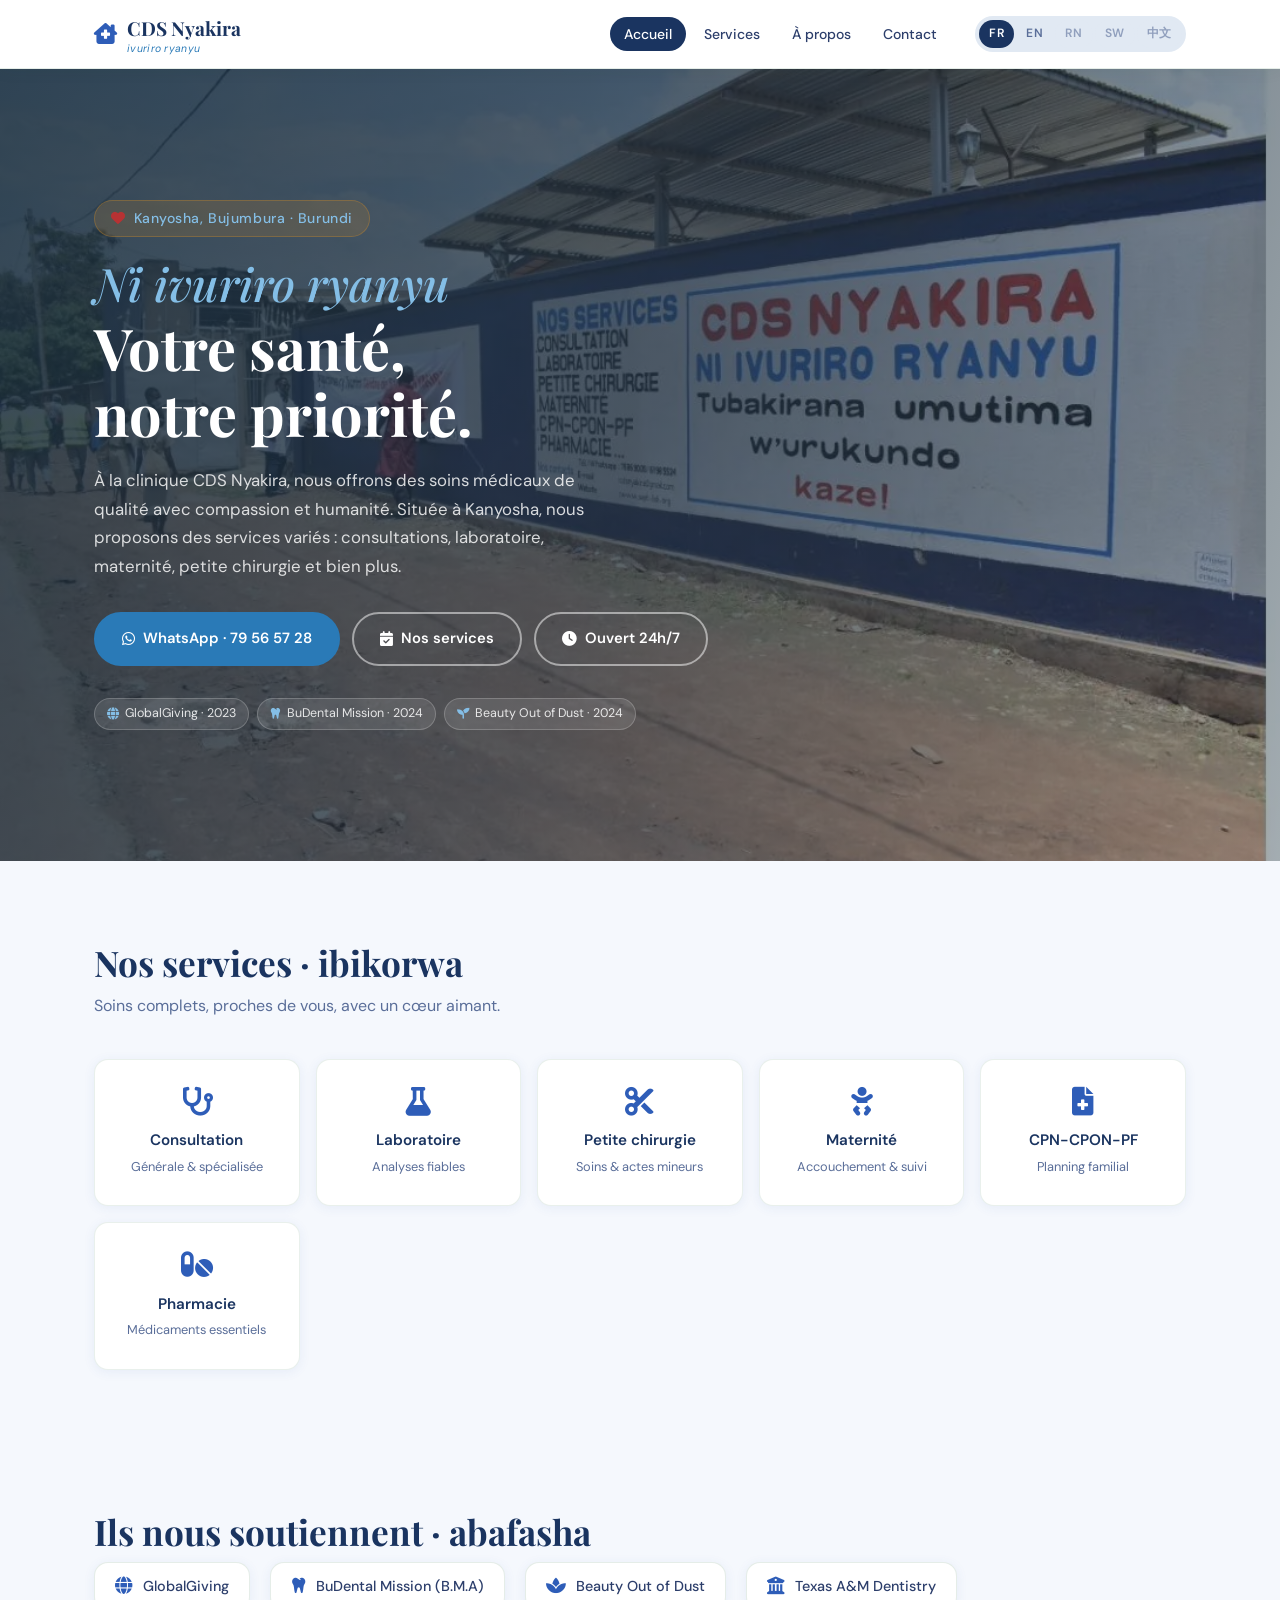
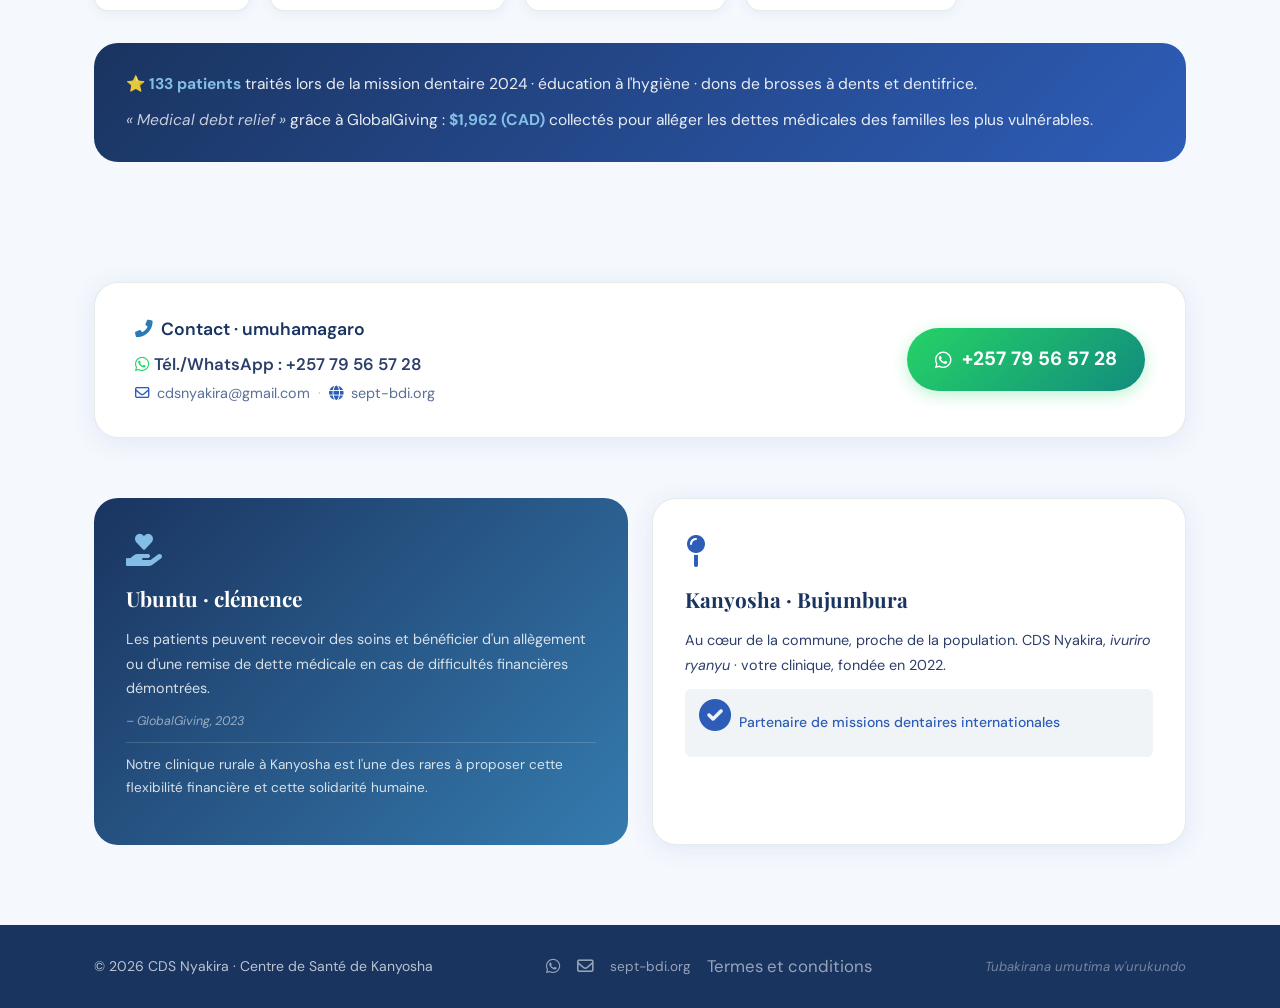
<file: index.html>
<!DOCTYPE html>
<html lang="fr">
<head>
  <meta charset="UTF-8">
  <meta name="viewport" content="width=device-width, initial-scale=1.0">
  <title>CDS Nyakira · Centre de Santé à Kanyosha, Bujumbura</title>
  <meta name="description" content="CDS Nyakira est votre centre de santé à Kanyosha, Bujumbura. Consultations, laboratoire, maternité, pharmacie et plus · des soins humains et accessibles.">
  <link rel="preconnect" href="https://fonts.googleapis.com">
  <link rel="preconnect" href="https://fonts.gstatic.com" crossorigin>
  <link href="https://fonts.googleapis.com/css2?family=Playfair+Display:ital,wght@0,500;0,700;1,500&family=DM+Sans:wght@300;400;500;600&display=swap" rel="stylesheet">
  <link rel="stylesheet" href="https://cdnjs.cloudflare.com/ajax/libs/font-awesome/6.0.0-beta3/css/all.min.css">
  <link rel="preload" as="image" href="assets/banderole.webp" fetchpriority="high">
  <link rel="stylesheet" href="css/styles.css">
</head>
<body>

  <!-- ===== HEADER ===== -->
  <header class="site-header">
    <div class="container header-inner">
      <a href="index.html" class="logo">
        <i class="fas fa-clinic-medical"></i>
        <span>CDS Nyakira <small>ivuriro ryanyu</small></span>
      </a>
      <nav class="nav-links">
        <a href="index.html" class="active">Accueil</a>
        <a href="services.html">Services</a>
        <a href="about.html">À propos</a>
        <a href="contact.html">Contact</a>
      </nav>
      <button class="menu-toggle" id="menuToggle" aria-label="Menu">
        <span></span><span></span><span></span>
      </button>
      <!-- Sélecteur de langue (desktop) · bloc répété · clone mobile injecté dynamiquement par script.js -->
      <div class="lang-selector" id="langSelector">
        <span class="lang-item active" data-lang="fr">FR</span>
        <span class="lang-item" data-lang="en">EN</span>
        <span class="lang-item lang-disabled" data-lang="rn">RN</span>
        <span class="lang-item lang-disabled" data-lang="sw">SW</span>
        <span class="lang-item lang-disabled" data-lang="zh">中文</span>
      </div>
    </div>
  </header>

  <main>

    <!-- ===== HERO ===== -->
    <section class="hero" style="background-image: url('assets/banderole.webp');">
      <div class="hero-overlay"></div>
      <div class="container hero-grid">
        <div class="hero-content">
          <div class="hero-subhead">
            <i class="fas fa-heart"></i>
            <span data-i18n="hero.location">Kanyosha, Bujumbura · Burundi</span>
          </div>
          <h1 class="hero-title">
            <span class="hero-kirundi" data-i18n="hero.kirundi">Ni ivuriro ryanyu</span>
            <span data-i18n="hero.title">Votre santé,<br>notre priorité.</span>
          </h1>
          <p class="hero-text" data-i18n="hero.text">
            À la clinique CDS Nyakira, nous offrons des soins médicaux de qualité avec compassion et humanité. Située à Kanyosha, nous proposons des services variés : consultations, laboratoire, maternité, petite chirurgie et bien plus.
          </p>
          <div class="btn-group">
            <a href="https://wa.me/25779565728" class="btn btn-primary" target="_blank" rel="noopener">
              <i class="fab fa-whatsapp"></i>
              <span data-i18n="hero.cta.whatsapp">WhatsApp · 79 56 57 28</span>
            </a>
            <a href="services.html" class="btn btn-outline">
              <i class="fas fa-calendar-check"></i>
              <span data-i18n="hero.cta.services">Nos services</span>
            </a>
            <a href="contact.html#location-map" class="btn btn-outline">
              <i class="fas fa-clock"></i>
              <span data-i18n="hero.cta.hours">Ouvert 24h/7</span>
            </a>
          </div>
          <div class="badge-group">
            <span class="badge-impact"><i class="fas fa-globe"></i> GlobalGiving · 2023</span>
            <span class="badge-impact"><i class="fas fa-tooth"></i> BuDental Mission · 2024</span>
            <span class="badge-impact"><i class="fas fa-seedling"></i> Beauty Out of Dust · 2024</span>
          </div>
        </div>
      </div>
    </section>

    <!-- ===== SERVICES ===== -->
    <section class="container services-section">
      <h2 class="section-title" data-i18n="services.title">Nos services · ibikorwa</h2>
      <p class="section-sub" data-i18n="services.sub">Soins complets, proches de vous, avec un cœur aimant.</p>
      <div class="card-grid">
        <div class="service-card">
          <i class="fas fa-stethoscope"></i>
          <h3 data-i18n="service.consult">Consultation</h3>
          <p data-i18n="service.consult.sub">Générale &amp; spécialisée</p>
        </div>
        <div class="service-card">
          <i class="fas fa-flask"></i>
          <h3 data-i18n="service.labo">Laboratoire</h3>
          <p data-i18n="service.labo.sub">Analyses fiables</p>
        </div>
        <div class="service-card">
          <i class="fas fa-cut"></i>
          <h3 data-i18n="service.chir">Petite chirurgie</h3>
          <p data-i18n="service.chir.sub">Soins &amp; actes mineurs</p>
        </div>
        <div class="service-card">
          <i class="fas fa-baby"></i>
          <h3 data-i18n="service.matern">Maternité</h3>
          <p data-i18n="service.matern.sub">Accouchement &amp; suivi</p>
        </div>
        <div class="service-card">
          <i class="fas fa-file-medical"></i>
          <h3 data-i18n="service.cpn">CPN-CPON-PF</h3>
          <p data-i18n="service.cpn.sub">Planning familial</p>
        </div>
        <div class="service-card">
          <i class="fas fa-pills"></i>
          <h3 data-i18n="service.pharma">Pharmacie</h3>
          <p data-i18n="service.pharma.sub">Médicaments essentiels</p>
        </div>
      </div>
    </section>

    <!-- ===== PARTNERS ===== -->
    <section class="container partners-section">
      <h2 class="section-title" data-i18n="partners.title">Ils nous soutiennent · abafasha</h2>
      <div class="partner-logos">
        <div class="partner-item">
          <i class="fas fa-globe"></i>
          <span>GlobalGiving</span>
        </div>
        <div class="partner-item">
          <i class="fas fa-tooth"></i>
          <span>BuDental Mission (B.M.A)</span>
        </div>
        <div class="partner-item">
          <i class="fas fa-spa"></i>
          <span>Beauty Out of Dust</span>
        </div>
        <div class="partner-item">
          <i class="fas fa-university"></i>
          <span>Texas A&amp;M Dentistry</span>
        </div>
      </div>
      <div class="impact-statement">
        <p>⭐ <strong>133 patients</strong> traités lors de la mission dentaire 2024 · éducation à l'hygiène · dons de brosses à dents et dentifrice.</p>
        <p><em>« Medical debt relief »</em> grâce à GlobalGiving : <strong>$1,962 (CAD)</strong> collectés pour alléger les dettes médicales des familles les plus vulnérables.</p>
      </div>
    </section>

    <!-- ===== CONTACT BAND ===== -->
    <section class="container">
      <div class="contact-band">
        <div class="contact-info">
          <h3><i class="fas fa-phone-alt"></i> Contact · umuhamagaro</h3>
          <p class="contact-phone"><i class="fab fa-whatsapp"></i> Tél./WhatsApp : +257 79 56 57 28</p>
          <p class="contact-email">
            <i class="far fa-envelope"></i> cdsnyakira@gmail.com
            <span class="separator">·</span>
            <i class="fas fa-globe"></i> sept-bdi.org
          </p>
        </div>
        <div class="contact-highlight">
          <i class="fab fa-whatsapp"></i> +257 79 56 57 28
        </div>
      </div>
    </section>

    <!-- ===== ABOUT CARDS ===== -->
    <section class="container about-section">
      <div class="about-grid">
        <div class="about-card compassion">
          <i class="fas fa-hand-holding-heart"></i>
          <h3>Ubuntu · clémence</h3>
          <p>Les patients peuvent recevoir des soins et bénéficier d'un allègement ou d'une remise de dette médicale en cas de difficultés financières démontrées.</p>
          <p class="source">– GlobalGiving, 2023</p>
          <p class="description">Notre clinique rurale à Kanyosha est l'une des rares à proposer cette flexibilité financière et cette solidarité humaine.</p>
        </div>
        <div class="about-card location">
          <i class="fas fa-map-pin"></i>
          <h3>Kanyosha · Bujumbura</h3>
          <p>Au cœur de la commune, proche de la population. CDS Nyakira, <em>ivuriro ryanyu</em> · votre clinique, fondée en 2022.</p>
          <p class="partners-note">
            <i class="fas fa-check-circle"></i> Partenaire de missions dentaires internationales
          </p>
        </div>
      </div>
    </section>

  </main>

  <!-- ===== FOOTER ===== -->
  <footer class="footer">
    <div class="container footer-content">
      <div>© 2026 CDS Nyakira · Centre de Santé de Kanyosha</div>
      <div class="footer-links">
        <a href="https://wa.me/25779565728" target="_blank" rel="noopener" aria-label="WhatsApp"><i class="fab fa-whatsapp"></i></a>
        <a href="mailto:cdsnyakira@gmail.com" aria-label="Email"><i class="far fa-envelope"></i></a>
        <a href="https://sept-bdi.org" target="_blank" rel="noopener">sept-bdi.org</a>
        <a href="termes-et-conditions.html" aria-label="Termes et conditions">Termes et conditions</a>
      </div>
      <div class="footer-motto">Tubakirana umutima w'urukundo</div>
    </div>
  </footer>

  <script src="js/script.js"></script>
</body>
</html>
</file>
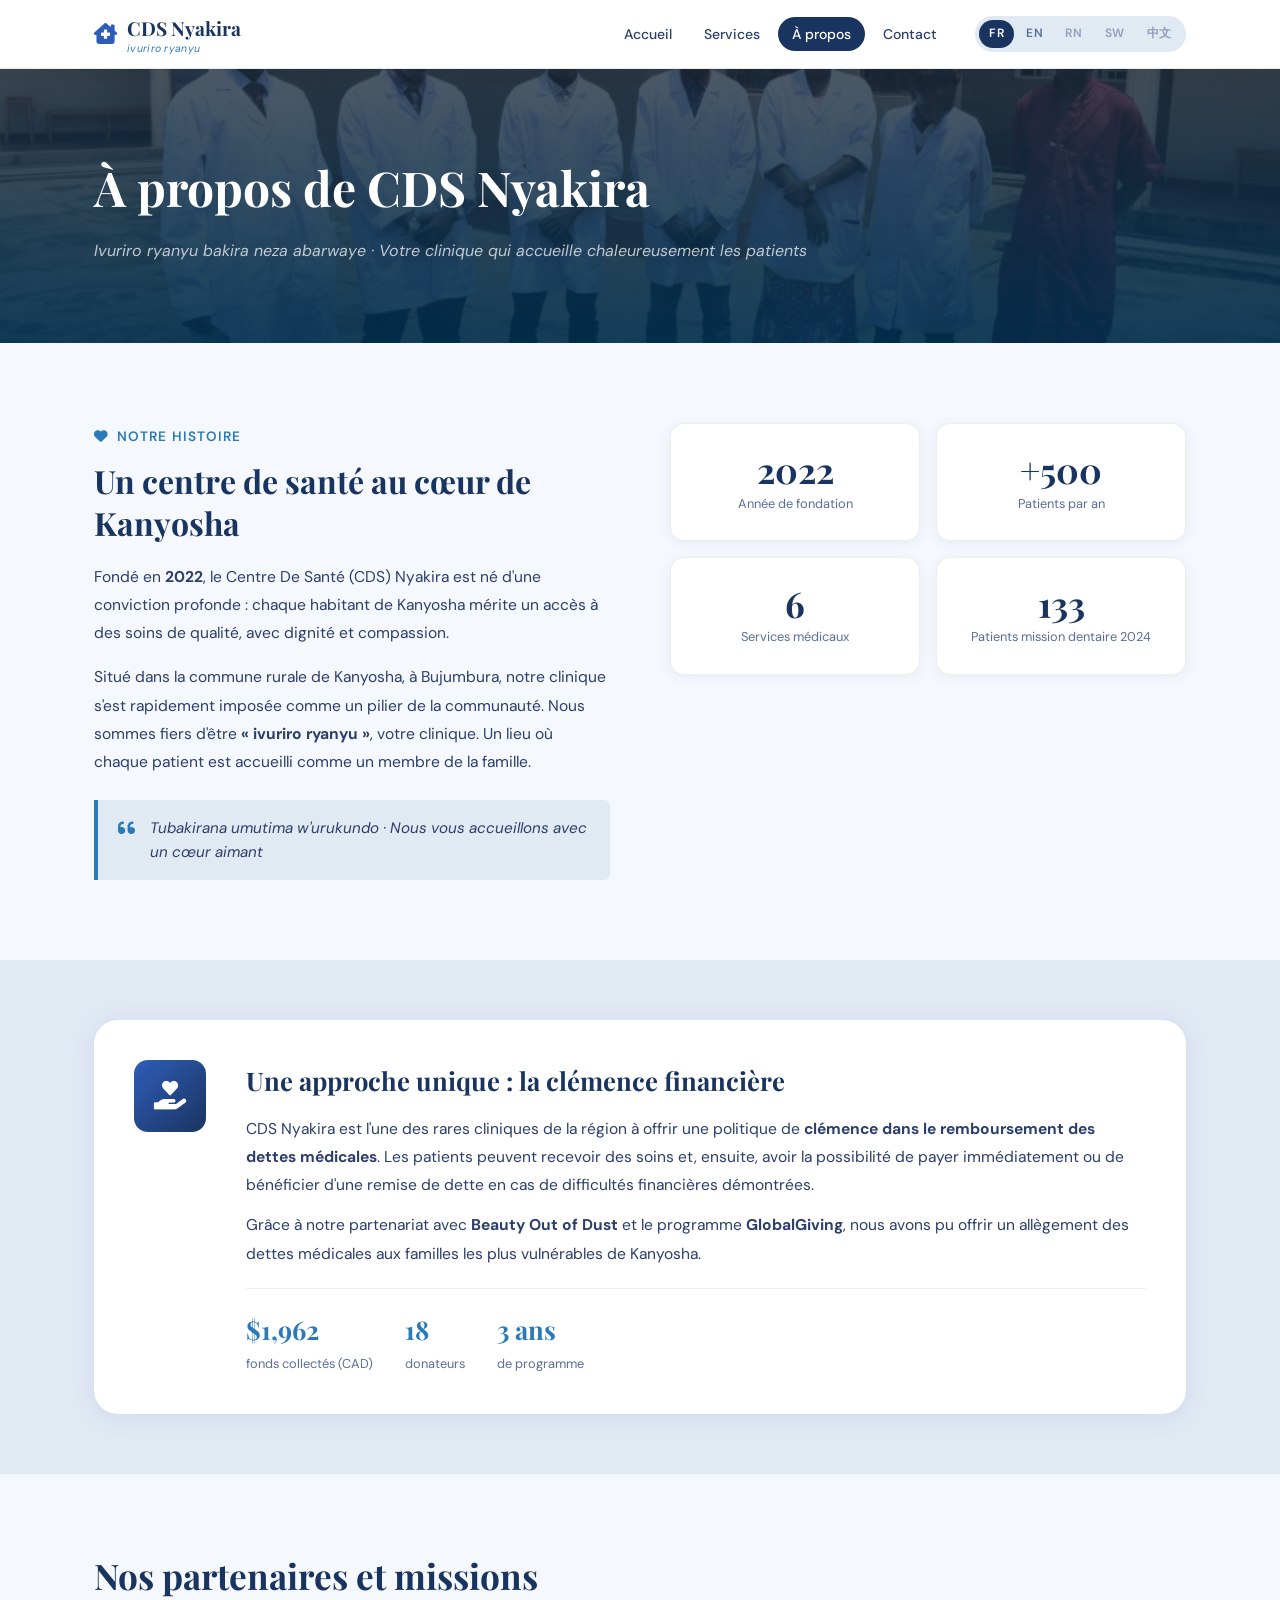
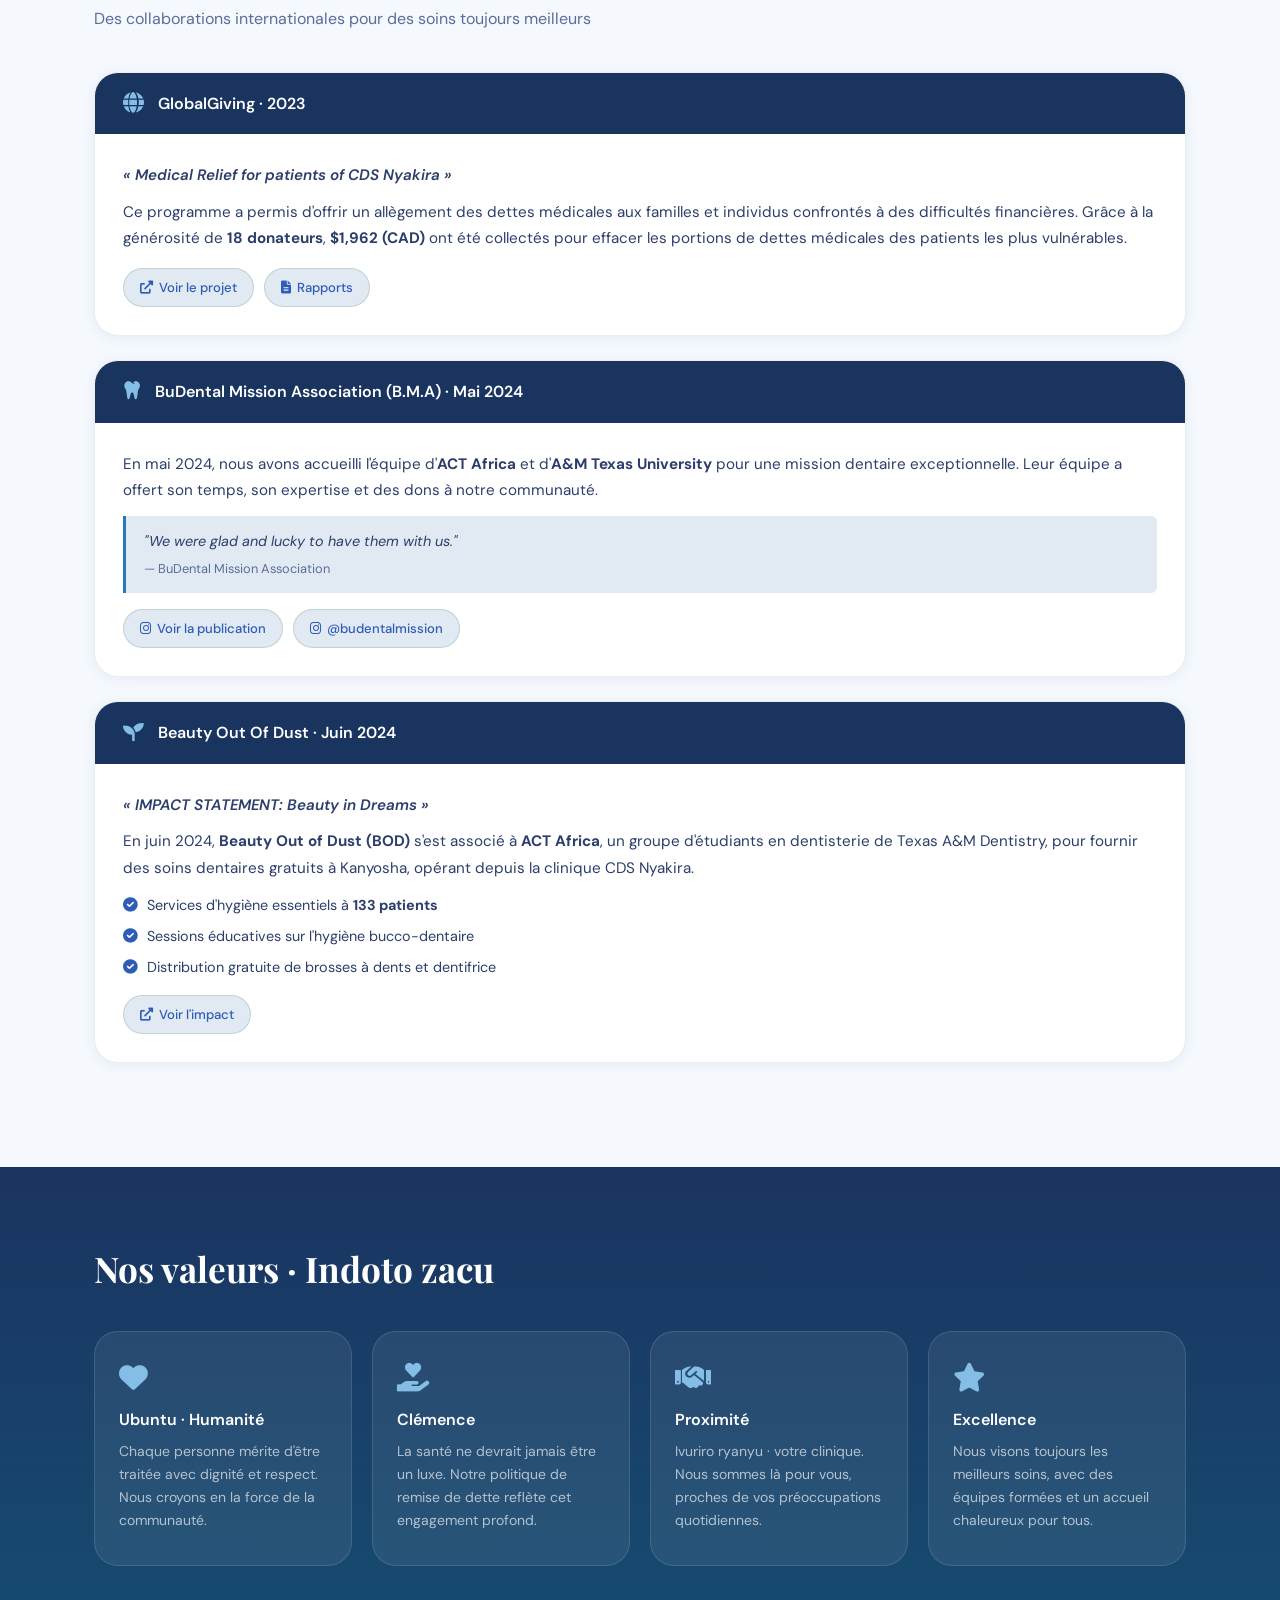
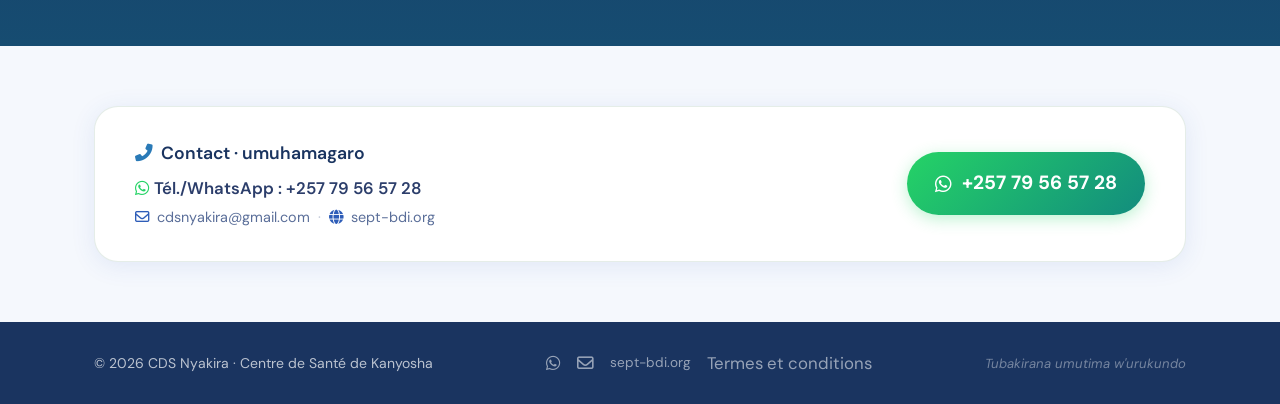
<file: about.html>
<!DOCTYPE html>
<html lang="fr">
<head>
  <meta charset="UTF-8">
  <meta name="viewport" content="width=device-width, initial-scale=1.0">
  <title>CDS Nyakira · À propos de notre clinique à Kanyosha</title>
  <meta name="description" content="Découvrez l'histoire, la mission et les valeurs du Centre De Santé Nyakira à Kanyosha, Bujumbura. Fondé en 2022, partenaire de GlobalGiving et BuDental Mission.">
  <link rel="preconnect" href="https://fonts.googleapis.com">
  <link rel="preconnect" href="https://fonts.gstatic.com" crossorigin>
  <link href="https://fonts.googleapis.com/css2?family=Playfair+Display:ital,wght@0,500;0,700;1,500&family=DM+Sans:wght@300;400;500;600&display=swap" rel="stylesheet">
  <link rel="stylesheet" href="https://cdnjs.cloudflare.com/ajax/libs/font-awesome/6.0.0-beta3/css/all.min.css">
  <link rel="stylesheet" href="css/styles.css">
</head>
<body>

  <!-- ===== HEADER ===== -->
  <header class="site-header">
    <div class="container header-inner">
      <a href="index.html" class="logo">
        <i class="fas fa-clinic-medical"></i>
        <span>CDS Nyakira <small>ivuriro ryanyu</small></span>
      </a>
      <nav class="nav-links">
        <a href="index.html">Accueil</a>
        <a href="services.html">Services</a>
        <a href="about.html" class="active">À propos</a>
        <a href="contact.html">Contact</a>
      </nav>
      <button class="menu-toggle" id="menuToggle" aria-label="Menu">
        <span></span><span></span><span></span>
      </button>
      <div class="lang-selector" id="langSelector">
        <span class="lang-item active" data-lang="fr">FR</span>
        <span class="lang-item" data-lang="en">EN</span>
        <span class="lang-item lang-disabled" data-lang="rn">RN</span>
        <span class="lang-item lang-disabled" data-lang="sw">SW</span>
        <span class="lang-item lang-disabled" data-lang="zh">中文</span>
      </div>
    </div>
  </header>

  <main>

    <!-- ===== PAGE HEADER ===== -->
    <section class="page-header" style="background-image: url('assets/equipe_nyakira.jpeg');">
      <div class="page-header-overlay"></div>
      <div class="container page-header-content">
        <h1 class="page-title" data-i18n="about.title">À propos de CDS Nyakira</h1>
        <p class="page-subtitle" data-i18n="about.subtitle">Ivuriro ryanyu bakira neza abarwaye · Votre clinique qui accueille chaleureusement les patients</p>
      </div>
    </section>

    <!-- ===== HISTOIRE & MISSION ===== -->
    <section class="about-mission">
      <div class="container">
        <div class="mission-grid">
          <div class="mission-text">
            <div class="section-tagline">
              <i class="fas fa-heart"></i>
              <span data-i18n="about.history.tag">Notre histoire</span>
            </div>
            <h2 data-i18n="about.history.title">Un centre de santé au cœur de Kanyosha</h2>
            <p class="mission-paragraph" data-i18n="about.history.p1">
              Fondé en <strong>2022</strong>, le Centre De Santé (CDS) Nyakira est né d'une conviction profonde : 
              chaque habitant de Kanyosha mérite un accès à des soins de qualité, avec dignité et compassion.
            </p>
            <p class="mission-paragraph" data-i18n="about.history.p2">
              Situé dans la commune rurale de Kanyosha, à Bujumbura, notre clinique s'est rapidement imposée 
              comme un pilier de la communauté. Nous sommes fiers d'être <strong>« ivuriro ryanyu »</strong>, votre clinique. 
              Un lieu où chaque patient est accueilli comme un membre de la famille.
            </p>
            <div class="mission-quote">
              <i class="fas fa-quote-left"></i>
              <p data-i18n="about.history.quote">Tubakirana umutima w'urukundo · Nous vous accueillons avec un cœur aimant</p>
            </div>
          </div>
          <div class="mission-stats">
            <div class="stat-card">
              <div class="stat-number">2022</div>
              <div class="stat-label" data-i18n="about.stat.year.label">Année de fondation</div>
            </div>
            <div class="stat-card">
              <div class="stat-number">+500</div>
              <div class="stat-label" data-i18n="about.stat.patients.label">Patients par an</div>
            </div>
            <div class="stat-card">
              <div class="stat-number">6</div>
              <div class="stat-label" data-i18n="about.stat.services.label">Services médicaux</div>
            </div>
            <div class="stat-card">
              <div class="stat-number">133</div>
              <div class="stat-label" data-i18n="about.stat.dental.label">Patients mission dentaire 2024</div>
            </div>
          </div>
        </div>
      </div>
    </section>

    <!-- ===== APPROCHE : CLÉMENCE FINANCIÈRE ===== -->
    <section class="approach-section">
      <div class="container">
        <div class="approach-card">
          <div class="approach-icon">
            <i class="fas fa-hand-holding-heart"></i>
          </div>
          <div class="approach-content">
            <h2 data-i18n="about.approach.title">Une approche unique : la clémence financière</h2>
            <p data-i18n="about.approach.p1">
              CDS Nyakira est l'une des rares cliniques de la région à offrir une politique de <strong>clémence dans le remboursement des dettes médicales</strong>. 
              Les patients peuvent recevoir des soins et, ensuite, avoir la possibilité de payer immédiatement ou de bénéficier d'une remise de dette en cas de difficultés financières démontrées.
            </p>
            <p data-i18n="about.approach.p2">
              Grâce à notre partenariat avec <strong>Beauty Out of Dust</strong> et le programme <strong>GlobalGiving</strong>, nous avons pu offrir un allègement 
              des dettes médicales aux familles les plus vulnérables de Kanyosha.
            </p>
            <div class="approach-stats">
              <div class="approach-stat-item">
                <span class="stat-highlight">$1,962</span>
                <span class="stat-desc" data-i18n="about.approach.stat.funds">fonds collectés (CAD)</span>
              </div>
              <div class="approach-stat-item">
                <span class="stat-highlight">18</span>
                <span class="stat-desc" data-i18n="about.approach.stat.donors">donateurs</span>
              </div>
              <div class="approach-stat-item">
                <span class="stat-highlight" data-i18n="about.approach.stat.duration.value">3 ans</span>
                <span class="stat-desc" data-i18n="about.approach.stat.duration.label">de programme</span>
              </div>
            </div>
          </div>
        </div>
      </div>
    </section>

    <!-- ===== PARTENARIATS & MISSIONS ===== -->
    <section class="partnerships-section">
      <div class="container">
        <h2 class="section-title" data-i18n="about.partners.title">Nos partenaires et missions</h2>
        <p class="section-sub" data-i18n="about.partners.sub">Des collaborations internationales pour des soins toujours meilleurs</p>

        <!-- GlobalGiving -->
        <div class="partnership-card">
          <div class="partnership-header">
            <i class="fas fa-globe"></i>
            <h3>GlobalGiving · 2023</h3>
          </div>
          <div class="partnership-body">
            <p class="partnership-title">« Medical Relief for patients of CDS Nyakira »</p>
            <p data-i18n="about.partners.globalgiving.body">
              Ce programme a permis d'offrir un allègement des dettes médicales aux familles et individus confrontés à des difficultés financières. 
              Grâce à la générosité de <strong>18 donateurs</strong>, <strong>$1,962 (CAD)</strong> ont été collectés pour effacer les portions de dettes médicales des patients les plus vulnérables.
            </p>
            <div class="partnership-links">
              <a href="https://www.globalgiving.org/projects/medical-relief-for-patients-of-cds-nyakira/" target="_blank" rel="noopener" class="btn-link">
                <i class="fas fa-external-link-alt"></i> <span data-i18n="about.link.viewProject">Voir le projet</span>
              </a>
              <a href="https://www.globalgiving.org/projects/medical-relief-for-patients-of-cds-nyakira/reports/#menu" target="_blank" rel="noopener" class="btn-link">
                <i class="fas fa-file-alt"></i> <span data-i18n="about.link.reports">Rapports</span>
              </a>
            </div>
          </div>
        </div>

        <!-- BuDental Mission -->
        <div class="partnership-card">
          <div class="partnership-header">
            <i class="fas fa-tooth"></i>
            <h3 data-i18n="about.partners.budental.title">BuDental Mission Association (B.M.A) · Mai 2024</h3>
          </div>
          <div class="partnership-body">
            <p data-i18n="about.partners.budental.body">
              En mai 2024, nous avons accueilli l'équipe d'<strong>ACT Africa</strong> et d'<strong>A&amp;M Texas University</strong> pour une mission dentaire exceptionnelle. Leur équipe a offert son temps, son expertise et des dons à notre communauté.
            </p>
            <blockquote class="instagram-quote">
              "We were glad and lucky to have them with us."
              <footer>— BuDental Mission Association</footer>
            </blockquote>
            <div class="partnership-links">
              <a href="https://www.instagram.com/p/C_Gjzfpi729/" target="_blank" rel="noopener" class="btn-link">
                <i class="fab fa-instagram"></i> <span data-i18n="about.link.viewPost">Voir la publication</span>
              </a>
              <a href="https://www.instagram.com/budentalmission/" target="_blank" rel="noopener" class="btn-link">
                <i class="fab fa-instagram"></i> @budentalmission
              </a>
            </div>
          </div>
        </div>

        <!-- Beauty Out Of Dust -->
        <div class="partnership-card">
          <div class="partnership-header">
            <i class="fas fa-seedling"></i>
            <h3 data-i18n="about.partners.bod.title">Beauty Out Of Dust · Juin 2024</h3>
          </div>
          <div class="partnership-body">
            <p class="partnership-title">« IMPACT STATEMENT: Beauty in Dreams »</p>
            <p data-i18n="about.partners.bod.body">
              En juin 2024, <strong>Beauty Out of Dust (BOD)</strong> s'est associé à <strong>ACT Africa</strong>, un groupe d'étudiants en dentisterie de Texas A&amp;M Dentistry, pour fournir des soins dentaires gratuits à Kanyosha, opérant depuis la clinique CDS Nyakira.
            </p>
            <ul class="impact-list">
              <li><i class="fas fa-check-circle"></i> <span data-i18n="about.partners.bod.impact1">Services d'hygiène essentiels à <strong>133 patients</strong></span></li>
              <li><i class="fas fa-check-circle"></i> <span data-i18n="about.partners.bod.impact2">Sessions éducatives sur l'hygiène bucco-dentaire</span></li>
              <li><i class="fas fa-check-circle"></i> <span data-i18n="about.partners.bod.impact3">Distribution gratuite de brosses à dents et dentifrice</span></li>
            </ul>
            <div class="partnership-links">
              <a href="https://www.bod11.org/impact.html" target="_blank" rel="noopener" class="btn-link">
                <i class="fas fa-external-link-alt"></i> <span data-i18n="about.link.viewImpact">Voir l'impact</span>
              </a>
            </div>
          </div>
        </div>

      </div>
    </section>

    <!-- ===== VALEURS ===== -->
    <section class="values-section">
      <div class="container">
        <h2 class="section-title" data-i18n="about.values.title">Nos valeurs · Indoto zacu</h2>
        <div class="values-grid">
          <div class="value-card">
            <i class="fas fa-heart"></i>
            <h3 data-i18n="about.values.ubuntu.title">Ubuntu · Humanité</h3>
            <p data-i18n="about.values.ubuntu.desc">Chaque personne mérite d'être traitée avec dignité et respect. Nous croyons en la force de la communauté.</p>
          </div>
          <div class="value-card">
            <i class="fas fa-hand-holding-heart"></i>
            <h3 data-i18n="about.values.clemence.title">Clémence</h3>
            <p data-i18n="about.values.clemence.desc">La santé ne devrait jamais être un luxe. Notre politique de remise de dette reflète cet engagement profond.</p>
          </div>
          <div class="value-card">
            <i class="fas fa-handshake"></i>
            <h3 data-i18n="about.values.proximite.title">Proximité</h3>
            <p data-i18n="about.values.proximite.desc">Ivuriro ryanyu · votre clinique. Nous sommes là pour vous, proches de vos préoccupations quotidiennes.</p>
          </div>
          <div class="value-card">
            <i class="fas fa-star"></i>
            <h3 data-i18n="about.values.excellence.title">Excellence</h3>
            <p data-i18n="about.values.excellence.desc">Nous visons toujours les meilleurs soins, avec des équipes formées et un accueil chaleureux pour tous.</p>
          </div>
        </div>
      </div>
    </section>

    <!-- ===== CONTACT BAND ===== -->
    <section class="container">
      <div class="contact-band">
        <div class="contact-info">
          <h3><i class="fas fa-phone-alt"></i> Contact · umuhamagaro</h3>
          <p class="contact-phone"><i class="fab fa-whatsapp"></i> Tél./WhatsApp : +257 79 56 57 28</p>
          <p class="contact-email">
            <i class="far fa-envelope"></i> cdsnyakira@gmail.com
            <span class="separator">·</span>
            <i class="fas fa-globe"></i> sept-bdi.org
          </p>
        </div>
        <div class="contact-highlight">
          <i class="fab fa-whatsapp"></i> +257 79 56 57 28
        </div>
      </div>
    </section>

  </main>

  <!-- ===== FOOTER ===== -->
  <footer class="footer">
    <div class="container footer-content">
      <div>© 2026 CDS Nyakira · Centre de Santé de Kanyosha</div>
      <div class="footer-links">
        <a href="https://wa.me/25779565728" target="_blank" rel="noopener" aria-label="WhatsApp"><i class="fab fa-whatsapp"></i></a>
        <a href="mailto:cdsnyakira@gmail.com" aria-label="Email"><i class="far fa-envelope"></i></a>
        <a href="https://sept-bdi.org" target="_blank" rel="noopener">sept-bdi.org</a>
        <a href="termes-et-conditions.html" aria-label="Termes et conditions">Termes et conditions</a>
      </div>
      <div class="footer-motto">Tubakirana umutima w'urukundo</div>
    </div>
  </footer>

  <script src="js/script.js"></script>
</body>
</html>
</file>
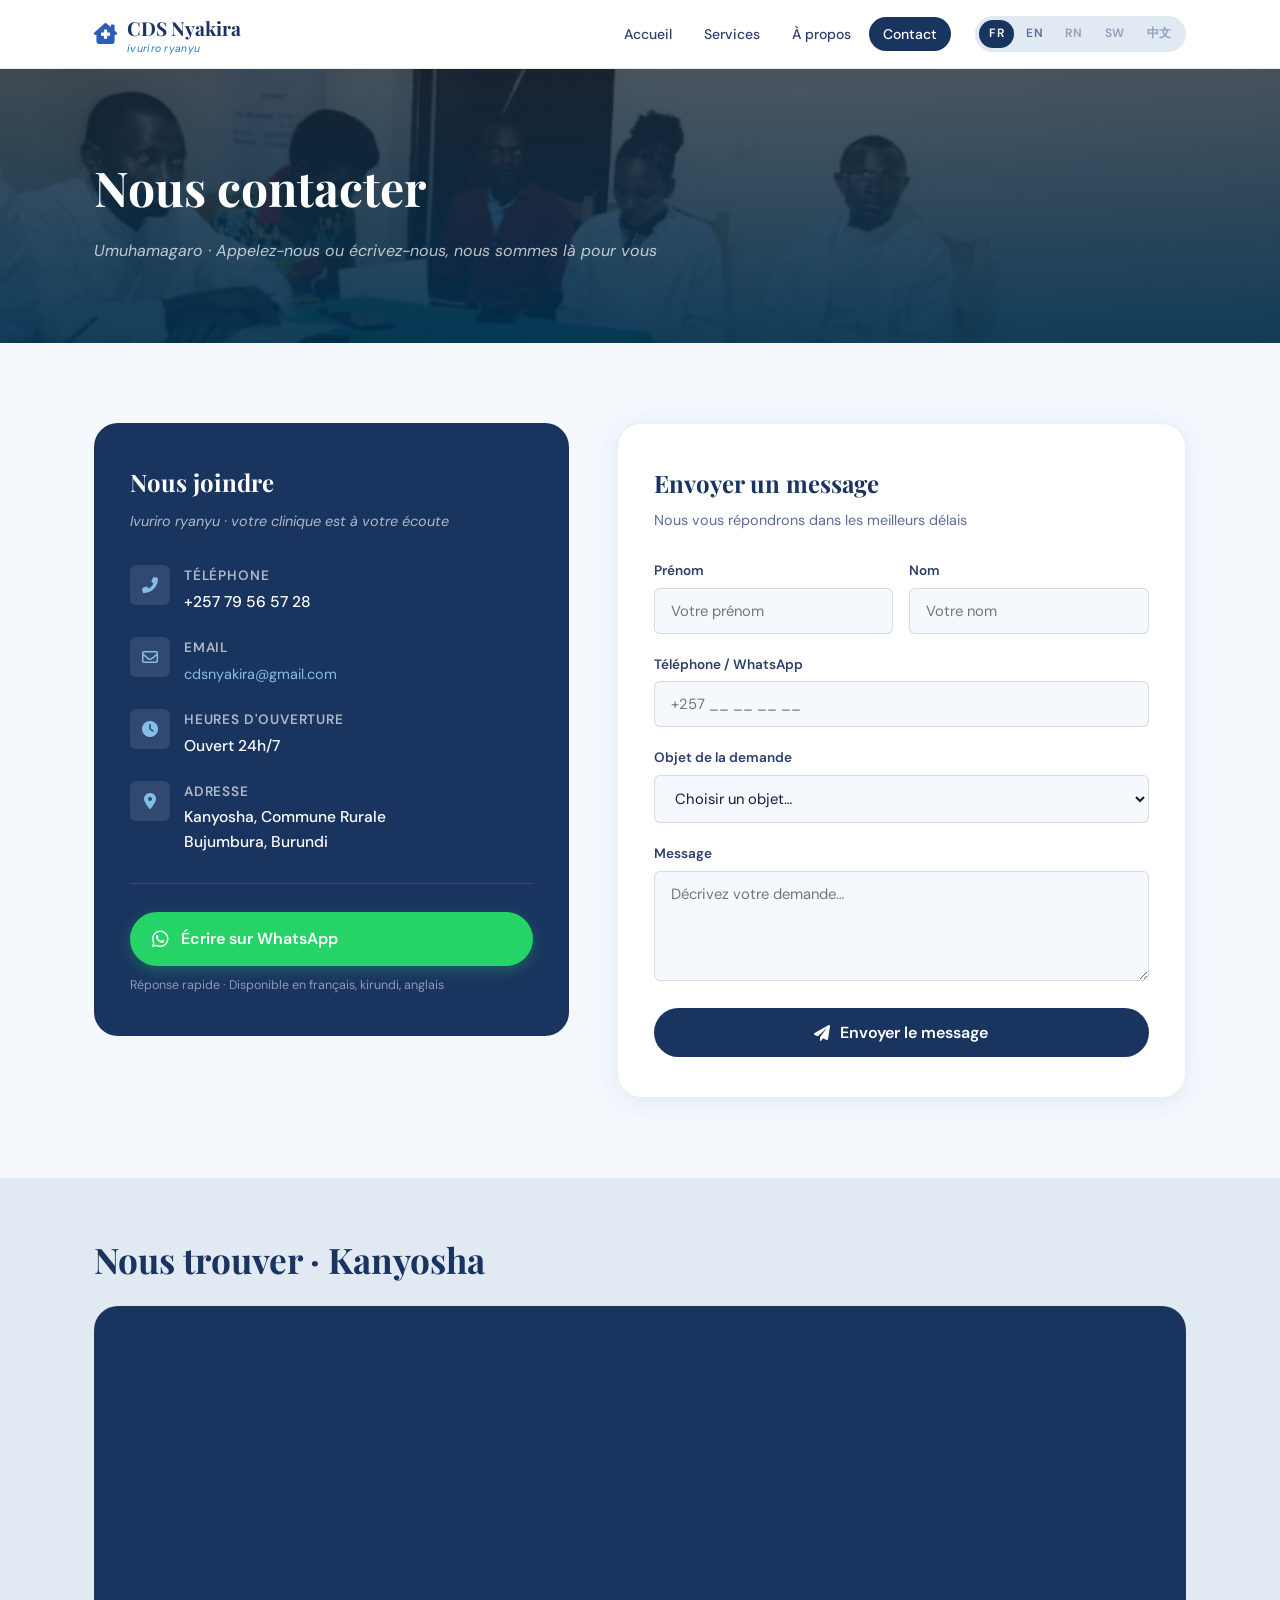
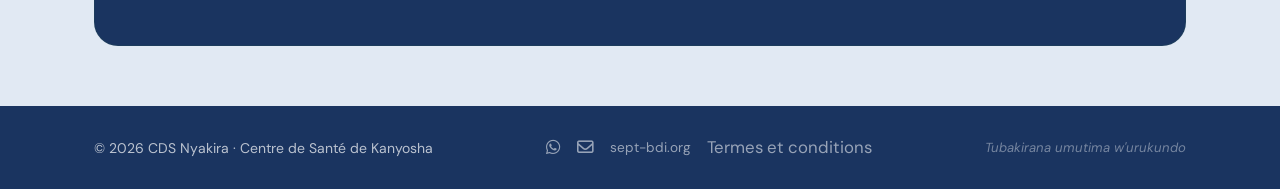
<file: contact.html>
<!DOCTYPE html>
<html lang="fr">
<head>
  <meta charset="UTF-8">
  <meta name="viewport" content="width=device-width, initial-scale=1.0">
  <title>CDS Nyakira · Contact · Kanyosha, Bujumbura</title>
  <meta name="description" content="Contactez CDS Nyakira par WhatsApp, téléphone ou email. Clinique à Kanyosha, Bujumbura. Tél : +257 79 56 57 28 · cdsnyakira@gmail.com">
  <link rel="preconnect" href="https://fonts.googleapis.com">
  <link rel="preconnect" href="https://fonts.gstatic.com" crossorigin>
  <link href="https://fonts.googleapis.com/css2?family=Playfair+Display:ital,wght@0,500;0,700;1,500&family=DM+Sans:wght@300;400;500;600&display=swap" rel="stylesheet">
  <link rel="stylesheet" href="https://cdnjs.cloudflare.com/ajax/libs/font-awesome/6.0.0-beta3/css/all.min.css">
  <link rel="stylesheet" href="css/styles.css">
</head>
<body>

  <!-- ===== HEADER ===== -->
  <header class="site-header">
    <div class="container header-inner">
      <a href="index.html" class="logo">
        <i class="fas fa-clinic-medical"></i>
        <span>CDS Nyakira <small>ivuriro ryanyu</small></span>
      </a>
      <nav class="nav-links">
        <a href="index.html">Accueil</a>
        <a href="services.html">Services</a>
        <a href="about.html">À propos</a>
        <a href="contact.html" class="active">Contact</a>
      </nav>
      <button class="menu-toggle" id="menuToggle" aria-label="Menu">
        <span></span><span></span><span></span>
      </button>
      <div class="lang-selector" id="langSelector">
        <span class="lang-item active" data-lang="fr">FR</span>
        <span class="lang-item" data-lang="en">EN</span>
        <span class="lang-item lang-disabled" data-lang="rn">RN</span>
        <span class="lang-item lang-disabled" data-lang="sw">SW</span>
        <span class="lang-item lang-disabled" data-lang="zh">中文</span>
      </div>
    </div>
  </header>

  <main>

    <!-- ===== PAGE HEADER ===== -->
    <section class="page-header" style="background-image: url('assets/accompagnement.jpeg');">
      <div class="page-header-overlay"></div>
      <div class="container page-header-content">
        <h1 class="page-title" data-i18n="contact.title">Nous contacter</h1>
        <p class="page-subtitle" data-i18n="contact.sub">Umuhamagaro · Appelez-nous ou écrivez-nous, nous sommes là pour vous</p>
      </div>
    </section>

    <!-- ===== CONTACT MAIN ===== -->
    <section class="contact-main">
      <div class="container">
        <div class="contact-grid">

          <!-- Colonne gauche : coordonnées -->
          <div class="contact-details-card">
            <h2 data-i18n="contact.reach">Nous joindre</h2>
            <p class="subtitle" data-i18n="contact.reach.sub">Ivuriro ryanyu · votre clinique est à votre écoute</p>

            <div class="contact-item">
              <div class="contact-item-icon">
                <i class="fas fa-phone-alt"></i>
              </div>
              <div class="contact-item-text">
                <h4 data-i18n="contact.phone.label">Téléphone</h4>
                <p>+257 79 56 57 28</p>
              </div>
            </div>

            <div class="contact-item">
              <div class="contact-item-icon">
                <i class="far fa-envelope"></i>
              </div>
              <div class="contact-item-text">
                <h4 data-i18n="contact.email.label">Email</h4>
                <a href="mailto:cdsnyakira@gmail.com">cdsnyakira@gmail.com</a>
              </div>
            </div>

            <div class="contact-item">
              <div class="contact-item-icon">
                <i class="fas fa-clock"></i>
              </div>
              <div class="contact-item-text">
                <h4 data-i18n="contact.hours.label">Heures d'ouverture</h4>
                <p data-i18n="contact.hours">Ouvert 24h/7</p>
              </div>
            </div>

            <div class="contact-item">
              <div class="contact-item-icon">
                <i class="fas fa-map-marker-alt"></i>
              </div>
              <div class="contact-item-text">
                <h4 data-i18n="contact.address.label">Adresse</h4>
                <p data-i18n="contact.address">Kanyosha, Commune Rurale<br>Bujumbura, Burundi</p>
              </div>
            </div>

            <!-- WhatsApp block -->
            <div class="whatsapp-block">
              <a href="https://wa.me/25779565728" class="whatsapp-btn" target="_blank" rel="noopener">
                <i class="fab fa-whatsapp"></i>
                <span data-i18n="contact.whatsapp.btn">Écrire sur WhatsApp</span>
              </a>
              <p class="whatsapp-note" data-i18n="contact.whatsapp.note">
                Réponse rapide · Disponible en français, kirundi, anglais
              </p>
            </div>
          </div>

          <!-- Colonne droite : formulaire -->
          <div class="contact-form-card">
            <h2 data-i18n="contact.form.title">Envoyer un message</h2>
            <p class="subtitle" data-i18n="contact.form.sub">Nous vous répondrons dans les meilleurs délais</p>

            <div id="contactForm">
              <div class="form-row">
                <div class="form-group">
                  <label for="firstName" data-i18n="contact.form.firstName">Prénom</label>
                  <input type="text" id="firstName" placeholder="Votre prénom" autocomplete="given-name">
                </div>
                <div class="form-group">
                  <label for="lastName" data-i18n="contact.form.lastName">Nom</label>
                  <input type="text" id="lastName" placeholder="Votre nom" autocomplete="family-name">
                </div>
              </div>
              <div class="form-group">
                <label for="phone" data-i18n="contact.form.phone">Téléphone / WhatsApp</label>
                <input type="tel" id="phone" placeholder="+257 __ __ __ __" autocomplete="tel">
              </div>
              <div class="form-group">
                <label for="subject" data-i18n="contact.form.subject">Objet de la demande</label>
                <select id="subject">
                  <option value="" disabled selected data-i18n="contact.form.subject.placeholder">Choisir un objet…</option>
                  <option value="consult" data-i18n="contact.form.subject.consult">Consultation médicale</option>
                  <option value="labo" data-i18n="contact.form.subject.labo">Laboratoire / Analyses</option>
                  <option value="matern" data-i18n="contact.form.subject.matern">Maternité</option>
                  <option value="pharma" data-i18n="contact.form.subject.pharma">Pharmacie</option>
                  <option value="info" data-i18n="contact.form.subject.info">Renseignement général</option>
                  <option value="other" data-i18n="contact.form.subject.other">Autre</option>
                </select>
              </div>
              <div class="form-group">
                <label for="message" data-i18n="contact.form.message">Message</label>
                <textarea id="message" placeholder="Décrivez votre demande…"></textarea>
              </div>
              <button type="button" class="form-submit" id="formSubmit">
                <i class="fas fa-paper-plane"></i>
                <span data-i18n="contact.form.send">Envoyer le message</span>
              </button>
            </div>

            <!-- Confirmation (cachée par défaut) -->
            <div id="formConfirmation" style="display:none; text-align:center; padding: 40px 20px;">
              <div style="font-size:3rem; color: var(--green-mid); margin-bottom:16px;">
                <i class="fas fa-check-circle"></i>
              </div>
              <h3 style="font-family: var(--font-display); color: var(--green-deep); margin-bottom:8px;">Message envoyé !</h3>
              <p style="color: var(--text-light); font-size: 0.9rem;">Nous vous contacterons bientôt. Merci de votre confiance.</p>
            </div>
          </div>

        </div>
      </div>
    </section>

    <!-- ===== LOCALISATION ===== -->
    <section class="location-map" id="location-map">
      <div class="container">
        <h2 class="section-title" style="margin-bottom: 24px;" data-i18n="contact.location.title">Nous trouver · Kanyosha</h2>
        <div class="map-embed">
          <!-- Embed carte Google Maps centrée sur Kanyosha, Bujumbura -->
          <iframe
            src="https://www.google.com/maps/embed?pb=!1m17!1m12!1m3!1d3982.688136912624!2d29.352869475273035!3d-3.425911341708826!2m3!1f0!2f0!3f0!3m2!1i1024!2i768!4f13.1!3m2!1m1!2zM8KwMjUnMzMuMyJTIDI5wrAyMScxOS42IkU!5e0!3m2!1sfr!2snl!4v1786593926815!5m2!1sfr!2snl"
            allowfullscreen=""
            loading="lazy"
            referrerpolicy="strict-origin-when-cross-origin"
            title="CDS Nyakira · Kanyosha, Bujumbura">
          </iframe>
        </div>
      </div>
    </section>

  </main>

  <!-- ===== FOOTER ===== -->
  <footer class="footer">
    <div class="container footer-content">
      <div>© 2026 CDS Nyakira · Centre de Santé de Kanyosha</div>
      <div class="footer-links">
        <a href="https://wa.me/25779565728" target="_blank" rel="noopener" aria-label="WhatsApp"><i class="fab fa-whatsapp"></i></a>
        <a href="mailto:cdsnyakira@gmail.com" aria-label="Email"><i class="far fa-envelope"></i></a>
        <a href="https://sept-bdi.org" target="_blank" rel="noopener">sept-bdi.org</a>
        <a href="termes-et-conditions.html" aria-label="Termes et conditions">Termes et conditions</a>
      </div>
      <div class="footer-motto">Tubakirana umutima w'urukundo</div>
    </div>
  </footer>

  <script src="js/script.js"></script>
</body>
</html>
</file>
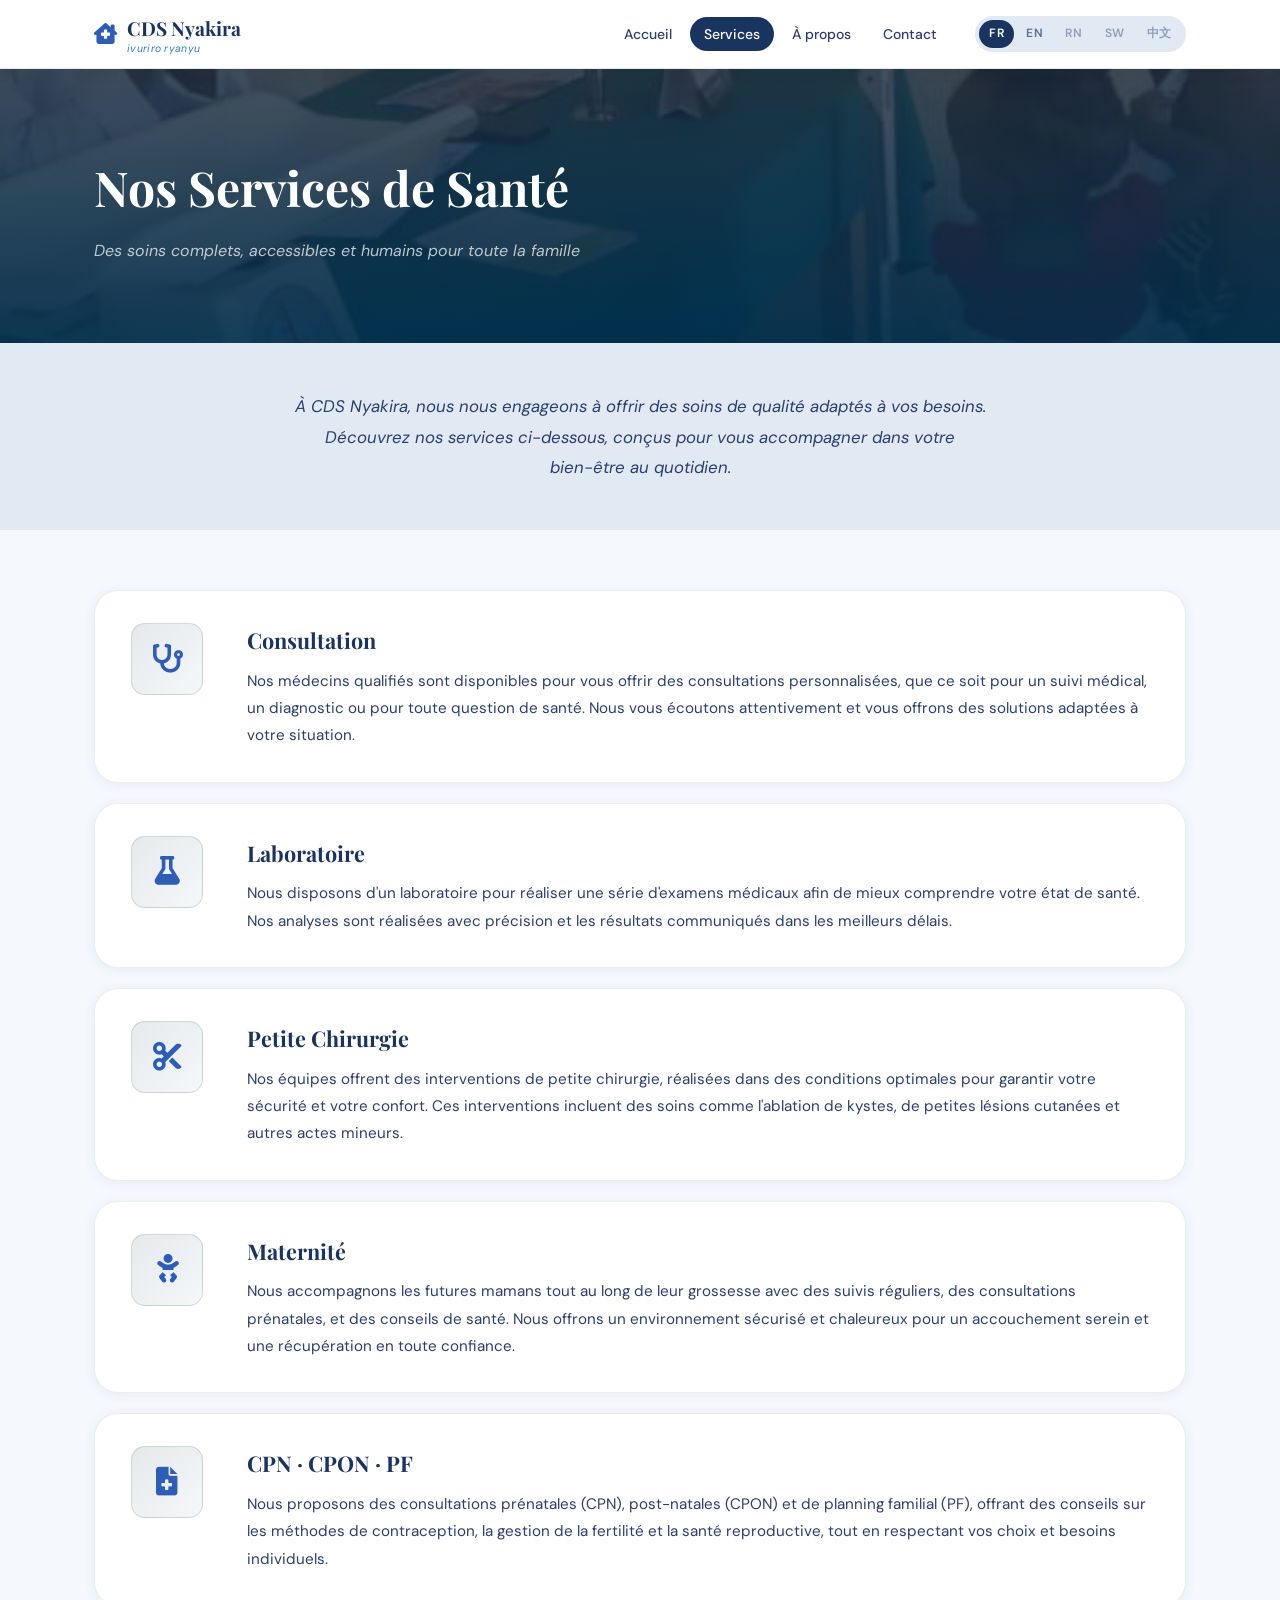
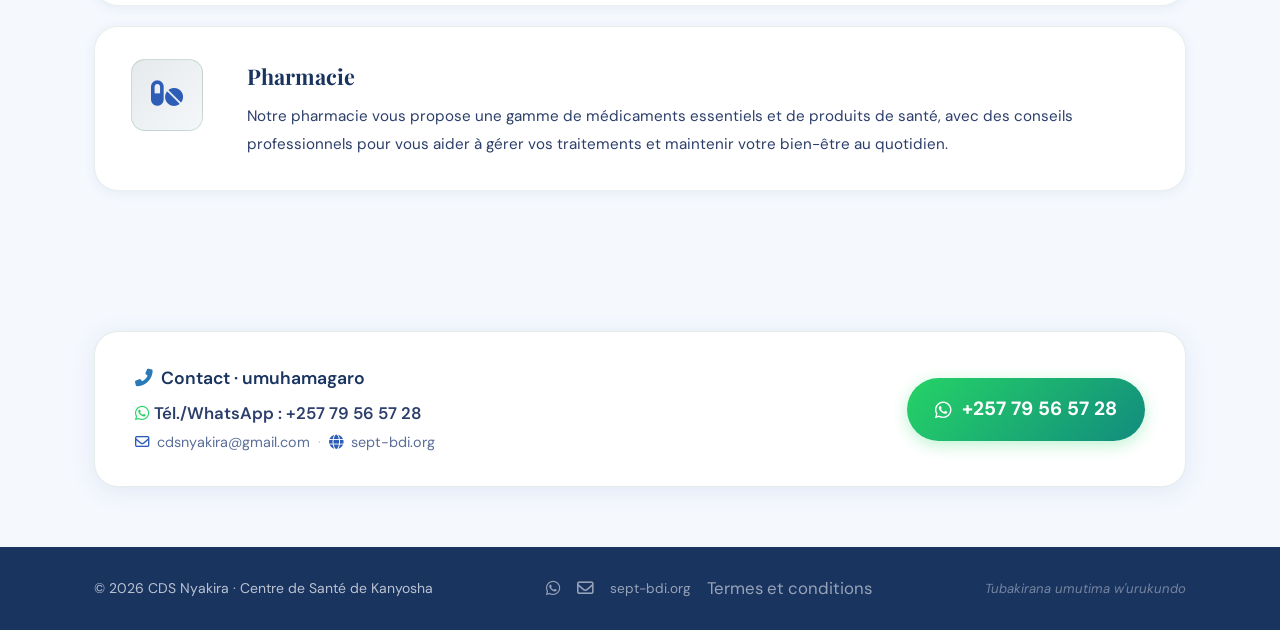
<file: services.html>
<!DOCTYPE html>
<html lang="fr">
<head>
  <meta charset="UTF-8">
  <meta name="viewport" content="width=device-width, initial-scale=1.0">
  <title>CDS Nyakira · Nos Services de Santé à Kanyosha</title>
  <meta name="description" content="Découvrez les services médicaux de CDS Nyakira : consultations, laboratoire, maternité, petite chirurgie, planning familial et pharmacie à Kanyosha.">
  <link rel="preconnect" href="https://fonts.googleapis.com">
  <link rel="preconnect" href="https://fonts.gstatic.com" crossorigin>
  <link href="https://fonts.googleapis.com/css2?family=Playfair+Display:ital,wght@0,500;0,700;1,500&family=DM+Sans:wght@300;400;500;600&display=swap" rel="stylesheet">
  <link rel="stylesheet" href="https://cdnjs.cloudflare.com/ajax/libs/font-awesome/6.0.0-beta3/css/all.min.css">
  <link rel="stylesheet" href="css/styles.css">
</head>
<body>

  <!-- ===== HEADER ===== -->
  <header class="site-header">
    <div class="container header-inner">
      <a href="index.html" class="logo">
        <i class="fas fa-clinic-medical"></i>
        <span>CDS Nyakira <small>ivuriro ryanyu</small></span>
      </a>
      <nav class="nav-links">
        <a href="index.html">Accueil</a>
        <a href="services.html" class="active">Services</a>
        <a href="about.html">À propos</a>
        <a href="contact.html">Contact</a>
      </nav>
      <button class="menu-toggle" id="menuToggle" aria-label="Menu">
        <span></span><span></span><span></span>
      </button>
      <div class="lang-selector" id="langSelector">
        <span class="lang-item active" data-lang="fr">FR</span>
        <span class="lang-item" data-lang="en">EN</span>
        <span class="lang-item lang-disabled" data-lang="rn">RN</span>
        <span class="lang-item lang-disabled" data-lang="sw">SW</span>
        <span class="lang-item lang-disabled" data-lang="zh">中文</span>
      </div>
    </div>
  </header>

  <main>

    <!-- ===== PAGE HEADER ===== -->
    <section class="page-header" style="background-image: url('assets/consulation002.jpeg');">
      <div class="page-header-overlay"></div>
      <div class="container page-header-content">
        <h1 class="page-title" data-i18n="servicesPage.title">Nos Services de Santé</h1>
        <p class="page-subtitle" data-i18n="servicesPage.sub">Des soins complets, accessibles et humains pour toute la famille</p>
      </div>
    </section>

    <!-- ===== INTRO ===== -->
    <section class="services-intro">
      <div class="container">
        <p class="intro-text" data-i18n="servicesPage.intro">
          À CDS Nyakira, nous nous engageons à offrir des soins de qualité adaptés à vos besoins. 
          Découvrez nos services ci-dessous, conçus pour vous accompagner dans votre bien-être au quotidien.
        </p>
      </div>
    </section>

    <!-- ===== SERVICES DÉTAILLÉS ===== -->
    <section class="services-detailed">
      <div class="container">

        <!-- Consultation -->
        <div class="service-detailed-card">
          <div class="service-icon-large">
            <i class="fas fa-stethoscope"></i>
          </div>
          <div class="service-content">
            <h2 data-i18n="service.consult">Consultation</h2>
            <p data-i18n="service.consult.detail">
              Nos médecins qualifiés sont disponibles pour vous offrir des consultations personnalisées, que ce soit pour un suivi médical, un diagnostic ou pour toute question de santé. Nous vous écoutons attentivement et vous offrons des solutions adaptées à votre situation.
            </p>
          </div>
        </div>

        <!-- Laboratoire -->
        <div class="service-detailed-card">
          <div class="service-icon-large">
            <i class="fas fa-flask"></i>
          </div>
          <div class="service-content">
            <h2 data-i18n="service.labo">Laboratoire</h2>
            <p data-i18n="service.labo.detail">
              Nous disposons d'un laboratoire pour réaliser une série d'examens médicaux afin de mieux comprendre votre état de santé. Nos analyses sont réalisées avec précision et les résultats communiqués dans les meilleurs délais.
            </p>
          </div>
        </div>

        <!-- Petite Chirurgie -->
        <div class="service-detailed-card">
          <div class="service-icon-large">
            <i class="fas fa-cut"></i>
          </div>
          <div class="service-content">
            <h2 data-i18n="service.chir">Petite Chirurgie</h2>
            <p data-i18n="service.chir.detail">
              Nos équipes offrent des interventions de petite chirurgie, réalisées dans des conditions optimales pour garantir votre sécurité et votre confort. Ces interventions incluent des soins comme l'ablation de kystes, de petites lésions cutanées et autres actes mineurs.
            </p>
          </div>
        </div>

        <!-- Maternité -->
        <div class="service-detailed-card">
          <div class="service-icon-large">
            <i class="fas fa-baby"></i>
          </div>
          <div class="service-content">
            <h2 data-i18n="service.matern">Maternité</h2>
            <p data-i18n="service.matern.detail">
              Nous accompagnons les futures mamans tout au long de leur grossesse avec des suivis réguliers, des consultations prénatales, et des conseils de santé. Nous offrons un environnement sécurisé et chaleureux pour un accouchement serein et une récupération en toute confiance.
            </p>
          </div>
        </div>

        <!-- CPN-CPON-PF -->
        <div class="service-detailed-card">
          <div class="service-icon-large">
            <i class="fas fa-file-medical"></i>
          </div>
          <div class="service-content">
            <h2 data-i18n="service.cpn">CPN · CPON · PF</h2>
            <p data-i18n="service.cpn.detail">
              Nous proposons des consultations prénatales (CPN), post-natales (CPON) et de planning familial (PF), offrant des conseils sur les méthodes de contraception, la gestion de la fertilité et la santé reproductive, tout en respectant vos choix et besoins individuels.
            </p>
          </div>
        </div>

        <!-- Pharmacie -->
        <div class="service-detailed-card">
          <div class="service-icon-large">
            <i class="fas fa-pills"></i>
          </div>
          <div class="service-content">
            <h2 data-i18n="service.pharma">Pharmacie</h2>
            <p data-i18n="service.pharma.detail">
              Notre pharmacie vous propose une gamme de médicaments essentiels et de produits de santé, avec des conseils professionnels pour vous aider à gérer vos traitements et maintenir votre bien-être au quotidien.
            </p>
          </div>
        </div>

      </div>
    </section>

    <!-- ===== CONTACT BAND ===== -->
    <section class="container">
      <div class="contact-band">
        <div class="contact-info">
          <h3><i class="fas fa-phone-alt"></i> Contact · umuhamagaro</h3>
          <p class="contact-phone"><i class="fab fa-whatsapp"></i> Tél./WhatsApp : +257 79 56 57 28</p>
          <p class="contact-email">
            <i class="far fa-envelope"></i> cdsnyakira@gmail.com
            <span class="separator">·</span>
            <i class="fas fa-globe"></i> sept-bdi.org
          </p>
        </div>
        <div class="contact-highlight">
          <i class="fab fa-whatsapp"></i> +257 79 56 57 28
      </div>
    </section>

  </main>

  <!-- ===== FOOTER ===== -->
  <footer class="footer">
    <div class="container footer-content">
      <div>© 2026 CDS Nyakira · Centre de Santé de Kanyosha</div>
      <div class="footer-links">
        <a href="https://wa.me/25779565728" target="_blank" rel="noopener" aria-label="WhatsApp"><i class="fab fa-whatsapp"></i></a>
        <a href="mailto:cdsnyakira@gmail.com" aria-label="Email"><i class="far fa-envelope"></i></a>
        <a href="https://sept-bdi.org" target="_blank" rel="noopener">sept-bdi.org</a>
        <a href="termes-et-conditions.html" aria-label="Termes et conditions">Termes et conditions</a>
      </div>
      <div class="footer-motto">Tubakirana umutima w'urukundo</div>
    </div>
  </footer>

  <script src="js/script.js"></script>
</body>
</html>
</file>
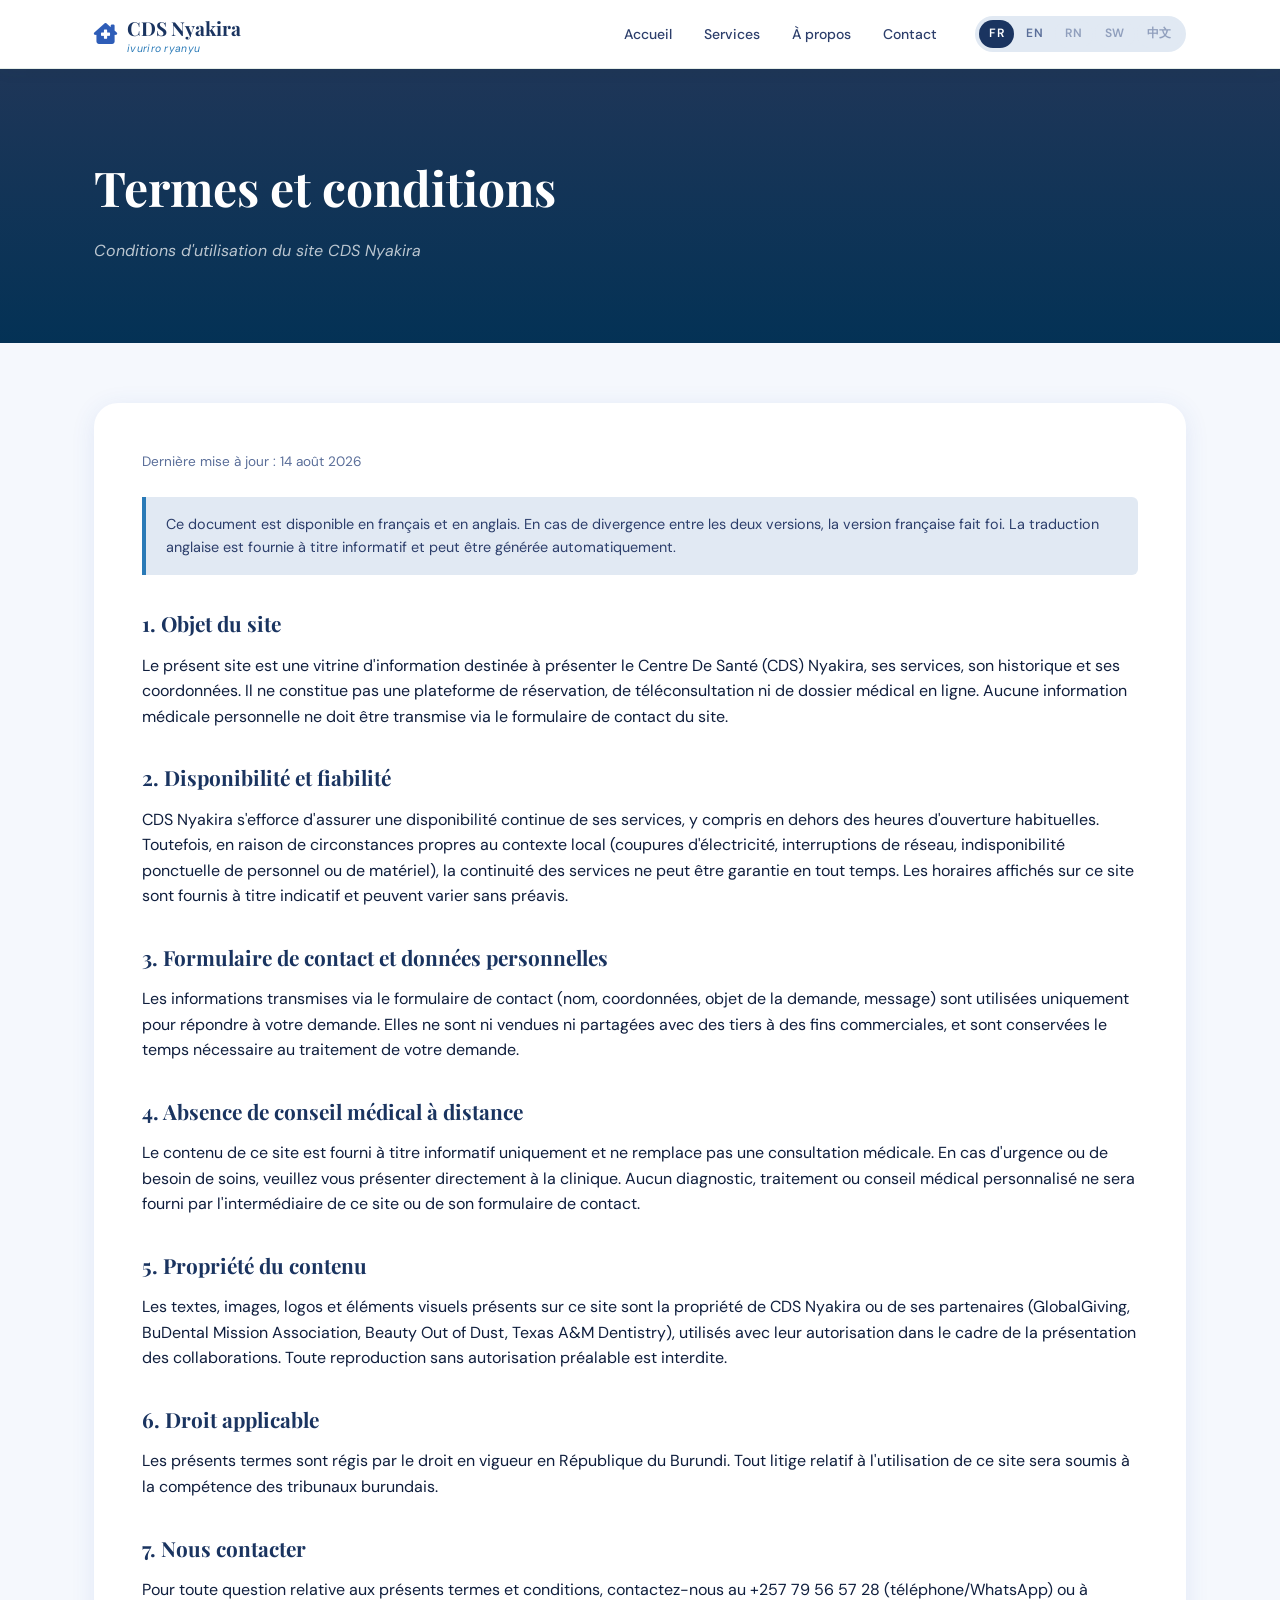
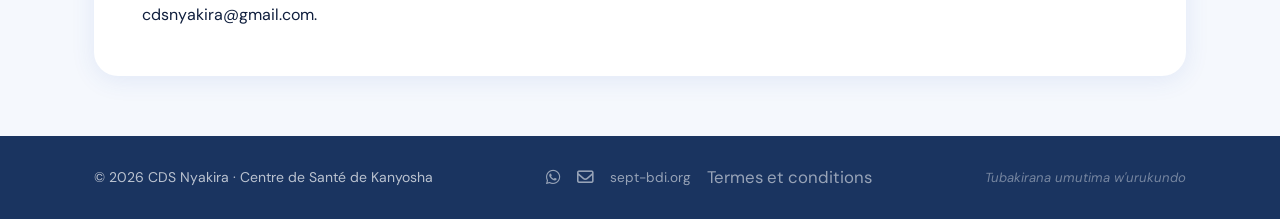
<file: termes-et-conditions.html>
<!DOCTYPE html>
<html lang="fr">
<head>
  <meta charset="UTF-8">
  <meta name="viewport" content="width=device-width, initial-scale=1.0">
  <title>CDS Nyakira · Termes et conditions</title>
  <meta name="description" content="Termes et conditions d'utilisation du site CDS Nyakira, centre de santé à Kanyosha, Bujumbura.">
  <link rel="preconnect" href="https://fonts.googleapis.com">
  <link rel="preconnect" href="https://fonts.gstatic.com" crossorigin>
  <link href="https://fonts.googleapis.com/css2?family=Playfair+Display:ital,wght@0,500;0,700;1,500&family=DM+Sans:wght@300;400;500;600&display=swap" rel="stylesheet">
  <link rel="stylesheet" href="https://cdnjs.cloudflare.com/ajax/libs/font-awesome/6.0.0-beta3/css/all.min.css">
  <link rel="stylesheet" href="css/styles.css">
</head>
<body>

  <!-- ===== HEADER ===== -->
  <header class="site-header">
    <div class="container header-inner">
      <a href="index.html" class="logo">
        <i class="fas fa-clinic-medical"></i>
        <span>CDS Nyakira <small>ivuriro ryanyu</small></span>
      </a>
      <nav class="nav-links">
        <a href="index.html">Accueil</a>
        <a href="services.html">Services</a>
        <a href="about.html">À propos</a>
        <a href="contact.html">Contact</a>
      </nav>
      <button class="menu-toggle" id="menuToggle" aria-label="Menu">
        <span></span><span></span><span></span>
      </button>
      <div class="lang-selector" id="langSelector">
        <span class="lang-item active" data-lang="fr">FR</span>
        <span class="lang-item" data-lang="en">EN</span>
        <span class="lang-item lang-disabled" data-lang="rn">RN</span>
        <span class="lang-item lang-disabled" data-lang="sw">SW</span>
        <span class="lang-item lang-disabled" data-lang="zh">中文</span>
      </div>
    </div>
  </header>

  <main>

    <!-- ===== PAGE HEADER ===== -->
    <section class="page-header">
      <div class="page-header-overlay"></div>
      <div class="container page-header-content">
        <h1 class="page-title" data-i18n="terms.title">Termes et conditions</h1>
        <p class="page-subtitle" data-i18n="terms.subtitle">Conditions d'utilisation du site CDS Nyakira</p>
      </div>
    </section>

    <!-- ===== CONTENU LÉGAL ===== -->
    <section class="container" style="padding-block: 60px;">
      <div class="terms-content">

        <p class="terms-updated" data-i18n="terms.updated">Dernière mise à jour : 14 août 2026</p>

        <div class="terms-notice" data-i18n="terms.langNotice">
          Ce document est disponible en français et en anglais. En cas de divergence entre les deux versions, la version française fait foi. La traduction anglaise est fournie à titre informatif et peut être générée automatiquement.
        </div>

        <div class="terms-section">
          <h2 data-i18n="terms.s1.title">1. Objet du site</h2>
          <p data-i18n="terms.s1.body">Le présent site est une vitrine d'information destinée à présenter le Centre De Santé (CDS) Nyakira, ses services, son historique et ses coordonnées. Il ne constitue pas une plateforme de réservation, de téléconsultation ni de dossier médical en ligne. Aucune information médicale personnelle ne doit être transmise via le formulaire de contact du site.</p>
        </div>

        <div class="terms-section">
          <h2 data-i18n="terms.s2.title">2. Disponibilité et fiabilité</h2>
          <p data-i18n="terms.s2.body">CDS Nyakira s'efforce d'assurer une disponibilité continue de ses services, y compris en dehors des heures d'ouverture habituelles. Toutefois, en raison de circonstances propres au contexte local (coupures d'électricité, interruptions de réseau, indisponibilité ponctuelle de personnel ou de matériel), la continuité des services ne peut être garantie en tout temps. Les horaires affichés sur ce site sont fournis à titre indicatif et peuvent varier sans préavis.</p>
        </div>

        <div class="terms-section">
          <h2 data-i18n="terms.s3.title">3. Formulaire de contact et données personnelles</h2>
          <p data-i18n="terms.s3.body">Les informations transmises via le formulaire de contact (nom, coordonnées, objet de la demande, message) sont utilisées uniquement pour répondre à votre demande. Elles ne sont ni vendues ni partagées avec des tiers à des fins commerciales, et sont conservées le temps nécessaire au traitement de votre demande.</p>
        </div>

        <div class="terms-section">
          <h2 data-i18n="terms.s4.title">4. Absence de conseil médical à distance</h2>
          <p data-i18n="terms.s4.body">Le contenu de ce site est fourni à titre informatif uniquement et ne remplace pas une consultation médicale. En cas d'urgence ou de besoin de soins, veuillez vous présenter directement à la clinique. Aucun diagnostic, traitement ou conseil médical personnalisé ne sera fourni par l'intermédiaire de ce site ou de son formulaire de contact.</p>
        </div>

        <div class="terms-section">
          <h2 data-i18n="terms.s5.title">5. Propriété du contenu</h2>
          <p data-i18n="terms.s5.body">Les textes, images, logos et éléments visuels présents sur ce site sont la propriété de CDS Nyakira ou de ses partenaires (GlobalGiving, BuDental Mission Association, Beauty Out of Dust, Texas A&amp;M Dentistry), utilisés avec leur autorisation dans le cadre de la présentation des collaborations. Toute reproduction sans autorisation préalable est interdite.</p>
        </div>

        <div class="terms-section">
          <h2 data-i18n="terms.s6.title">6. Droit applicable</h2>
          <p data-i18n="terms.s6.body">Les présents termes sont régis par le droit en vigueur en République du Burundi. Tout litige relatif à l'utilisation de ce site sera soumis à la compétence des tribunaux burundais.</p>
        </div>

        <div class="terms-section">
          <h2 data-i18n="terms.s7.title">7. Nous contacter</h2>
          <p data-i18n="terms.s7.body">Pour toute question relative aux présents termes et conditions, contactez-nous au +257 79 56 57 28 (téléphone/WhatsApp) ou à cdsnyakira@gmail.com.</p>
        </div>

      </div>
    </section>

  </main>

  <!-- ===== FOOTER ===== -->
  <footer class="footer">
    <div class="container footer-content">
      <div>© 2026 CDS Nyakira · Centre de Santé de Kanyosha</div>
      <div class="footer-links">
        <a href="https://wa.me/25779565728" target="_blank" rel="noopener" aria-label="WhatsApp"><i class="fab fa-whatsapp"></i></a>
        <a href="mailto:cdsnyakira@gmail.com" aria-label="Email"><i class="far fa-envelope"></i></a>
        <a href="https://sept-bdi.org" target="_blank" rel="noopener">sept-bdi.org</a>
        <a href="termes-et-conditions.html" aria-label="Termes et conditions">Termes et conditions</a>
      </div>
      <div class="footer-motto">Tubakirana umutima w'urukundo</div>
    </div>
  </footer>

  <script src="js/script.js"></script>
</body>
</html>
</file>
<file: css/styles.css>
/* ============================================================
   CDS Nyakira — styles.css
   Design: Warm-earthy humanitarian, rooted in African soil
   Palette: deep forest green + warm ochre + soft cream
   ============================================================ */

   @import url('https://fonts.googleapis.com/css2?family=Playfair+Display:ital,wght@0,500;0,700;1,500&family=DM+Sans:wght@300;400;500;600&display=swap');

   /* ── CSS Variables ─────────────────────────────────────────── */
   :root {
     --green-deep:   #1a3460;
     --green-mid:    #2e5db8;
     --green-light:  #4a7fd4;
     --ochre:        #2a7ab7;
     --ochre-light:  #84bee6;
     --cream:        #f5f8fd;
     --cream-dark:   #e1e9f3;
     --text-dark:    #0f1e3d;
     --text-mid:     #2c3e6b;
     --text-light:   #5a6e99;
     --white:        #ffffff;
     --shadow-soft:  0 4px 24px rgba(46,93,184,0.10);
     --shadow-card:  0 2px 12px rgba(46,93,184,0.08);
     --radius-sm:    6px;
     --radius-md:    14px;
     --radius-lg:    24px;
     --radius-pill:  100px;
     --transition:   0.25s ease;
     --font-display: 'Playfair Display', Georgia, serif;
     --font-body:    'DM Sans', system-ui, sans-serif;
   }
   
   /* ── Reset & Base ──────────────────────────────────────────── */
   *, *::before, *::after { box-sizing: border-box; margin: 0; padding: 0; }
   html { scroll-behavior: smooth; font-size: 16px; }
   body {
     font-family: var(--font-body);
     background: var(--cream);
     color: var(--text-dark);
     line-height: 1.6;
     -webkit-font-smoothing: antialiased;
   }
   img { display: block; max-width: 100%; }
   a { color: inherit; text-decoration: none; }
   ul { list-style: none; }
   
   /* ── Container ─────────────────────────────────────────────── */
   .container {
     width: 100%;
     max-width: 1140px;
     margin-inline: auto;
     padding-inline: 24px;
   }
   
   /* ── Header ────────────────────────────────────────────────── */
   .site-header {
     position: sticky;
     top: 0;
     z-index: 100;
     background: var(--white);
     border-bottom: 1px solid rgba(46,107,69,0.12);
     box-shadow: 0 2px 16px rgba(26,61,43,0.06);
     transition: box-shadow var(--transition);
   }
   .header-inner {
     display: flex;
     align-items: center;
     gap: 24px;
     height: 68px;
   }
   .logo {
     display: flex;
     align-items: center;
     gap: 10px;
     font-family: var(--font-display);
     font-size: 1.2rem;
     font-weight: 700;
     color: var(--green-deep);
     white-space: nowrap;
     flex-shrink: 0;
   }
   .logo i {
     color: var(--green-mid);
     font-size: 1.3rem;
   }
   .logo small {
     display: block;
     font-family: var(--font-body);
     font-size: 0.65rem;
     font-weight: 400;
     color: var(--ochre);
     font-style: italic;
     letter-spacing: 0.03em;
     line-height: 1;
   }
   
   .nav-links {
     display: flex;
     gap: 4px;
     margin-left: auto;
   }
   .nav-links a {
     padding: 6px 14px;
     border-radius: var(--radius-pill);
     font-size: 0.875rem;
     font-weight: 500;
     color: var(--text-mid);
     transition: all var(--transition);
   }
   .nav-links a:hover,
   .nav-links a.active {
     background: var(--green-deep);
     color: var(--white);
   }
   
   .lang-selector {
     display: flex;
     gap: 2px;
     background: var(--cream-dark);
     padding: 4px;
     border-radius: var(--radius-pill);
     flex-shrink: 0;
   }
   .lang-item {
     padding: 4px 10px;
     border-radius: var(--radius-pill);
     font-size: 0.75rem;
     font-weight: 600;
     color: var(--text-light);
     cursor: pointer;
     transition: all var(--transition);
     letter-spacing: 0.05em;
   } 
   .lang-item.lang-disabled {
    opacity: 0.6;
    background: var(--cream-dark);
   }
   .lang-item:hover { color: var(--green-mid); }
   .lang-item.active {
     background: var(--green-deep);
     color: var(--white);
   }
   
   /* Clone mobile du sélecteur de langue (injecté par script.js dans .nav-links) :
      masqué par défaut, réaffiché uniquement dans la media query mobile ci-dessous. */
   .nav-links .lang-mobile { display: none; }
   
   /* ── Hero Section ──────────────────────────────────────────── */
   .hero {
     position: relative;
     min-height: 88vh;
     display: flex;
     align-items: center;
     background-size: cover;
     background-position: center;
     background-color: var(--green-deep);
   }
   .hero-overlay {
     position: absolute;
     inset: 0;
     background: linear-gradient(110deg,
       rgba(26, 46, 61, 0.88) 0%,
       rgba(26, 44, 61, 0.72) 50%,
       rgba(26, 49, 61, 0.4) 100%);
   }
   .hero-grid { position: relative; z-index: 1; }
   .hero-content { max-width: 640px; }
   
   .hero-subhead {
     display: inline-flex;
     align-items: center;
     gap: 8px;
     background: rgba(201,134,42,0.18);
     border: 1px solid rgba(201,134,42,0.35);
     color: var(--ochre-light);
     font-size: 0.875rem;
     font-weight: 500;
     padding: 6px 16px;
     border-radius: var(--radius-pill);
     margin-bottom: 20px;
     letter-spacing: 0.04em;
   }
   .hero-subhead i { color: #d7272ac3; }
   
   .hero-title {
     font-family: var(--font-display);
     font-size: clamp(2.2rem, 5vw, 3.6rem);
     line-height: 1.15;
     color: var(--white);
     margin-bottom: 20px;
     font-weight: 700;
   }
   .hero-kirundi {
     display: block;
     font-size: 0.8em;
     font-style: italic;
     color: var(--ochre-light);
     font-weight: 500;
     margin-bottom: 4px;
   }
   
   .hero-text {
     color: rgba(255,255,255,0.82);
     font-size: 1.05rem;
     line-height: 1.7;
     margin-bottom: 32px;
     max-width: 520px;
   }
   
   .btn-group {
     display: flex;
     flex-wrap: wrap;
     gap: 12px;
     margin-bottom: 32px;
   }
   .btn {
     display: inline-flex;
     align-items: center;
     gap: 8px;
     padding: 13px 26px;
     border-radius: var(--radius-pill);
     font-size: 0.925rem;
     font-weight: 600;
     cursor: pointer;
     transition: all var(--transition);
     border: 2px solid transparent;
   }
   .btn-primary {
     background: var(--ochre);
     color: var(--white);
     border-color: var(--ochre);
   }
   .btn-primary:hover {
     background: var(--ochre-light);
     border-color: var(--ochre-light);
     transform: translateY(-2px);
     box-shadow: 0 6px 20px rgba(201,134,42,0.35);
   }
   .btn-outline {
     background: transparent;
     color: var(--white);
     border-color: rgba(255,255,255,0.5);
   }
   .btn-outline:hover {
     background: rgba(255,255,255,0.12);
     border-color: var(--white);
   }
   .btn-green {
     background: var(--green-mid);
     color: var(--white);
     border-color: var(--green-mid);
   }
   .btn-green:hover {
     background: var(--green-deep);
     transform: translateY(-2px);
   }
   
   .badge-group {
     display: flex;
     flex-wrap: wrap;
     gap: 8px;
   }
   .badge-impact {
     display: inline-flex;
     align-items: center;
     gap: 6px;
     background: rgba(255,255,255,0.10);
     border: 1px solid rgba(255,255,255,0.20);
     color: rgba(255,255,255,0.85);
     font-size: 0.78rem;
     padding: 5px 12px;
     border-radius: var(--radius-pill);
   }
   .badge-impact i { color: var(--ochre-light); }
   
   /* ── Section Titles ────────────────────────────────────────── */
   .section-title {
     font-family: var(--font-display);
     font-size: clamp(1.6rem, 3vw, 2.2rem);
     color: var(--green-deep);
     margin-bottom: 8px;
     line-height: 1.25;
   }
   .section-sub {
     color: var(--text-light);
     font-size: 1rem;
     margin-bottom: 40px;
   }
   .section-tagline {
     display: inline-flex;
     align-items: center;
     gap: 8px;
     color: var(--ochre);
     font-size: 0.85rem;
     font-weight: 600;
     letter-spacing: 0.08em;
     text-transform: uppercase;
     margin-bottom: 12px;
   }
   
   /* ── Services Grid ─────────────────────────────────────────── */
   .services-section {
     padding-block: 80px;
   }
   .card-grid {
     display: grid;
     grid-template-columns: repeat(auto-fill, minmax(170px, 1fr));
     gap: 16px;
   }
   .service-card {
     background: var(--white);
     border: 1px solid rgba(46,107,69,0.10);
     border-radius: var(--radius-md);
     padding: 28px 20px;
     text-align: center;
     cursor: pointer;
     transition: all var(--transition);
     box-shadow: var(--shadow-card);
   }
   .service-card:hover {
     transform: translateY(-5px);
     box-shadow: var(--shadow-soft);
     border-color: var(--green-light);
   }
   .service-card i {
     font-size: 1.8rem;
     color: var(--green-mid);
     margin-bottom: 12px;
     display: block;
   }
   .service-card h3 {
     font-size: 0.95rem;
     font-weight: 600;
     color: var(--green-deep);
     margin-bottom: 4px;
   }
   .service-card p {
     font-size: 0.8rem;
     color: var(--text-light);
   }
   
   /* ── Partners / Impact ─────────────────────────────────────── */
   .partners-section {
     padding-block: 60px;
   }
   .partner-logos {
     display: flex;
     flex-wrap: wrap;
     gap: 20px;
     margin-bottom: 32px;
   }
   .partner-item {
     display: flex;
     align-items: center;
     gap: 10px;
     background: var(--white);
     border: 1px solid rgba(46,107,69,0.12);
     padding: 12px 20px;
     border-radius: var(--radius-md);
     font-size: 0.9rem;
     font-weight: 500;
     color: var(--text-mid);
     cursor: pointer;
     transition: all var(--transition);
     box-shadow: var(--shadow-card);
   }
   .partner-item i {
     color: var(--green-mid);
     font-size: 1.1rem;
   }
   .partner-item:hover {
     border-color: var(--green-mid);
     transform: translateY(-2px);
   }
   .impact-statement {
     background: linear-gradient(135deg, var(--green-deep) 0%, var(--green-mid) 100%);
     border-radius: var(--radius-lg);
     padding: 28px 32px;
     color: rgba(255,255,255,0.9);
     font-size: 0.975rem;
     line-height: 1.7;
   }
   .impact-statement p + p { margin-top: 10px; }
   .impact-statement strong { color: var(--ochre-light); }
   .impact-statement em { font-style: italic; color: rgba(255,255,255,0.75); }
   .star { font-size: 1.1em; }
   
   /* ── Contact Band ──────────────────────────────────────────── */
   .contact-band {
     background: var(--white);
     border: 1px solid rgba(46,107,69,0.12);
     border-radius: var(--radius-lg);
     padding: 32px 40px;
     display: flex;
     align-items: center;
     justify-content: space-between;
     gap: 24px;
     margin-block: 60px;
     box-shadow: var(--shadow-soft);
   }
   .contact-info h3 {
     font-size: 1.1rem;
     font-weight: 600;
     color: var(--green-deep);
     margin-bottom: 8px;
     display: flex;
     align-items: center;
     gap: 8px;
   }
   .contact-info h3 i { color: var(--ochre); }
   .contact-phone {
     font-size: 1.05rem;
     font-weight: 600;
     color: var(--text-mid);
     margin-bottom: 4px;
   }
   .contact-phone .fab { color: #25d366; }
   .contact-email {
     font-size: 0.9rem;
     color: var(--text-light);
     display: flex;
     align-items: center;
     gap: 8px;
     flex-wrap: wrap;
   }
   .contact-email i { color: var(--green-mid); }
   .separator { color: var(--text-light); opacity: 0.4; }
   .contact-highlight {
     background: linear-gradient(135deg, #25d366, #128c7e);
     color: var(--white);
     padding: 16px 28px;
     border-radius: var(--radius-pill);
     font-size: 1.2rem;
     font-weight: 700;
     display: flex;
     align-items: center;
     gap: 10px;
     white-space: nowrap;
     flex-shrink: 0;
     box-shadow: 0 4px 16px rgba(37,211,102,0.30);
   }
   
   /* ── About Grid (home) ─────────────────────────────────────── */
   .about-section { padding-bottom: 80px; }
   .about-grid {
     display: grid;
     grid-template-columns: 1fr 1fr;
     gap: 24px;
   }
   .about-card {
     border-radius: var(--radius-lg);
     padding: 36px 32px;
   }
   .about-card.compassion {
     background: linear-gradient(135deg, var(--green-deep) 0%, #055c9bcc 100%);
     color: var(--white);
   }
   .about-card.location {
     background: var(--white);
     border: 1px solid rgba(46,107,69,0.12);
     box-shadow: var(--shadow-soft);
     color: var(--text-dark);
   }
   .about-card i {
     font-size: 2rem;
     margin-bottom: 16px;
     display: block;
   }
   .about-card.compassion i { color: var(--ochre-light); }
   .about-card.location i { color: var(--green-mid); }
   .about-card h3 {
     font-family: var(--font-display);
     font-size: 1.3rem;
     margin-bottom: 12px;
   }
   .about-card.compassion h3 { color: var(--white); }
   .about-card.location h3 { color: var(--green-deep); }
   .about-card p {
     font-size: 0.9rem;
     line-height: 1.7;
     margin-bottom: 10px;
   }
   .about-card.compassion p { color: rgba(255,255,255,0.82); }
   .about-card.location p { color: var(--text-mid); }
   .about-card .source {
     font-size: 0.78rem;
     font-style: italic;
     opacity: 0.65;
   }
   .about-card .description {
     padding-top: 10px;
     border-top: 1px solid rgba(255,255,255,0.15);
     font-size: 0.85rem !important;
   }
   .partners-note {
     display: flex;
     align-items: center;
     gap: 8px;
     font-size: 0.875rem !important;
     font-weight: 500;
     color: var(--green-mid) !important;
     background: rgba(74, 113, 150, 0.08);
     padding: 10px 14px;
     border-radius: var(--radius-sm);
     margin-top: 12px;
   }
   .partners-note i { color: var(--green-mid); }
   
   /* ── Page Header (inner pages) ─────────────────────────────── */
   .page-header {
     position: relative;
     padding-block: 80px;
     background-size: cover;
     background-position: center;
     background-color: var(--green-mid);
   }
   .page-header-overlay {
     position: absolute;
     inset: 0;
     background: linear-gradient(to bottom, rgba(26, 43, 61, 0.78), rgba(0, 46, 77, 0.92));
   }
   .page-header-content {
     position: relative;
     z-index: 1;
   }
   .page-title {
     font-family: var(--font-display);
     font-size: clamp(2rem, 4vw, 3rem);
     color: var(--white);
     margin-bottom: 12px;
   }
   .page-subtitle {
     color: rgba(255,255,255,0.72);
     font-size: 1rem;
     font-style: italic;
   }
   
   /* ── About Page ────────────────────────────────────────────── */
   .about-mission { padding-block: 80px; }
   .mission-grid {
     display: grid;
     grid-template-columns: 1fr 1fr;
     gap: 60px;
     align-items: start;
   }
   .mission-text h2 {
     font-family: var(--font-display);
     font-size: clamp(1.5rem, 2.5vw, 2rem);
     color: var(--green-deep);
     margin-bottom: 20px;
     line-height: 1.3;
   }
   .mission-paragraph {
     color: var(--text-mid);
     font-size: 0.975rem;
     line-height: 1.8;
     margin-bottom: 16px;
   }
   .mission-quote {
     display: flex;
     gap: 14px;
     align-items: flex-start;
     background: var(--cream-dark);
     border-left: 4px solid var(--ochre);
     padding: 16px 20px;
     border-radius: 0 var(--radius-sm) var(--radius-sm) 0;
     margin-top: 24px;
   }
   .mission-quote i { color: var(--ochre); font-size: 1.2rem; flex-shrink: 0; margin-top: 2px; }
   .mission-quote p { font-style: italic; color: var(--text-mid); font-size: 0.95rem; }
   .mission-stats {
     display: grid;
     grid-template-columns: 1fr 1fr;
     gap: 16px;
   }
   .stat-card {
     background: var(--white);
     border: 1px solid rgba(46,107,69,0.10);
     border-radius: var(--radius-md);
     padding: 28px 20px;
     text-align: center;
     box-shadow: var(--shadow-card);
   }
   .stat-number {
     font-family: var(--font-display);
     font-size: 2.2rem;
     font-weight: 700;
     color: var(--green-deep);
     line-height: 1;
     margin-bottom: 8px;
   }
   .stat-label {
     font-size: 0.8rem;
     color: var(--text-light);
     line-height: 1.3;
   }
   
   /* ── Approach Section ──────────────────────────────────────── */
   .approach-section {
     background: var(--cream-dark);
     padding-block: 60px;
   }
   .approach-card {
     display: grid;
     grid-template-columns: 80px 1fr;
     gap: 32px;
     background: var(--white);
     border-radius: var(--radius-lg);
     padding: 40px;
     box-shadow: var(--shadow-soft);
   }
   .approach-icon {
     width: 72px;
     height: 72px;
     background: linear-gradient(135deg, var(--green-mid), var(--green-deep));
     border-radius: var(--radius-md);
     display: flex;
     align-items: center;
     justify-content: center;
     flex-shrink: 0;
   }
   .approach-icon i { font-size: 1.8rem; color: var(--white); }
   .approach-content h2 {
     font-family: var(--font-display);
     font-size: 1.6rem;
     color: var(--green-deep);
     margin-bottom: 14px;
   }
   .approach-content p {
     color: var(--text-mid);
     font-size: 0.975rem;
     line-height: 1.8;
     margin-bottom: 12px;
   }
   .approach-stats {
     display: flex;
     gap: 32px;
     flex-wrap: wrap;
     margin-top: 20px;
     padding-top: 20px;
     border-top: 1px solid rgba(46,107,69,0.10);
   }
   .approach-stat-item {
     display: flex;
     flex-direction: column;
     gap: 4px;
   }
   .stat-highlight {
     font-family: var(--font-display);
     font-size: 1.6rem;
     font-weight: 700;
     color: var(--ochre);
   }
   .stat-desc { font-size: 0.8rem; color: var(--text-light); }
   
   /* ── Partnerships Section ──────────────────────────────────── */
   .partnerships-section { padding-block: 80px; }
   .partnership-card {
     background: var(--white);
     border: 1px solid rgba(46,107,69,0.10);
     border-radius: var(--radius-lg);
     overflow: hidden;
     margin-bottom: 24px;
     box-shadow: var(--shadow-card);
     transition: box-shadow var(--transition);
   }
   .partnership-card:hover { box-shadow: var(--shadow-soft); }
   .partnership-header {
     display: flex;
     align-items: center;
     gap: 14px;
     background: var(--green-deep);
     padding: 18px 28px;
     color: var(--white);
   }
   .partnership-header i { font-size: 1.3rem; color: var(--ochre-light); }
   .partnership-header h3 { font-size: 1rem; font-weight: 600; }
   .partnership-body { padding: 28px; }
   .partnership-title {
     font-style: italic;
     font-weight: 600;
     color: var(--green-mid);
     margin-bottom: 10px !important;
   }
   .partnership-body p {
     color: var(--text-mid);
     font-size: 0.95rem;
     line-height: 1.75;
     margin-bottom: 10px;
   }
   .impact-list {
     margin: 12px 0 16px;
     display: flex;
     flex-direction: column;
     gap: 8px;
   }
   .impact-list li {
     display: flex;
     align-items: center;
     gap: 10px;
     font-size: 0.9rem;
     color: var(--text-mid);
   }
   .impact-list i { color: var(--green-mid); flex-shrink: 0; }
   .instagram-quote {
     background: var(--cream-dark);
     border-left: 3px solid var(--ochre);
     padding: 14px 18px;
     border-radius: 0 var(--radius-sm) var(--radius-sm) 0;
     font-style: italic;
     color: var(--text-mid);
     font-size: 0.9rem;
     margin: 12px 0;
   }
   .instagram-quote footer {
     font-size: 0.8rem;
     color: var(--text-light);
     margin-top: 6px;
     font-style: normal;
   }
   .partnership-links {
     display: flex;
     flex-wrap: wrap;
     gap: 10px;
     margin-top: 16px;
   }
   .btn-link {
     display: inline-flex;
     align-items: center;
     gap: 6px;
     padding: 8px 16px;
     border-radius: var(--radius-pill);
     font-size: 0.82rem;
     font-weight: 500;
     background: var(--cream-dark);
     color: var(--green-mid);
     border: 1px solid rgba(46,107,69,0.18);
     transition: all var(--transition);
   }
   .btn-link:hover {
     background: var(--green-deep);
     color: var(--white);
     border-color: var(--green-deep);
   }
   
   /* ── Values Section ────────────────────────────────────────── */
   .values-section {
     background: linear-gradient(to bottom, var(--green-deep) 0%, #164c71 100%);
     padding-block: 80px;
   }
   .values-section .section-title { color: var(--white); }
   .values-grid {
     display: grid;
     grid-template-columns: repeat(auto-fill, minmax(220px, 1fr));
     gap: 20px;
     margin-top: 40px;
   }
   .value-card {
     background: rgba(255,255,255,0.07);
     border: 1px solid rgba(255,255,255,0.12);
     border-radius: var(--radius-lg);
     padding: 32px 24px;
     transition: all var(--transition);
   }
   .value-card:hover {
     background: rgba(255,255,255,0.12);
     transform: translateY(-4px);
   }
   .value-card i {
     font-size: 1.8rem;
     color: var(--ochre-light);
     margin-bottom: 14px;
     display: block;
   }
   .value-card h3 {
     font-size: 1rem;
     font-weight: 600;
     color: var(--white);
     margin-bottom: 8px;
   }
   .value-card p {
     font-size: 0.875rem;
     color: rgba(255,255,255,0.65);
     line-height: 1.65;
   }
   
   /* ── Services Detail (services.html) ───────────────────────── */
   .services-intro {
     padding-block: 48px;
     background: var(--cream-dark);
   }
   .intro-text {
     max-width: 700px;
     margin: 0 auto;
     text-align: center;
     color: var(--text-mid);
     font-size: 1.05rem;
     line-height: 1.8;
     font-style: italic;
   }
   .services-detailed { padding-block: 60px; }
   .service-detailed-card {
     display: grid;
     grid-template-columns: 88px 1fr;
     gap: 28px;
     align-items: start;
     background: var(--white);
     border: 1px solid rgba(46,107,69,0.10);
     border-radius: var(--radius-lg);
     padding: 32px 36px;
     margin-bottom: 20px;
     box-shadow: var(--shadow-card);
     transition: all var(--transition);
   }
   .service-detailed-card:hover {
     box-shadow: var(--shadow-soft);
     border-color: rgba(46,107,69,0.22);
     transform: translateX(4px);
   }
   .service-icon-large {
     width: 72px;
     height: 72px;
     background: linear-gradient(135deg, rgba(46, 79, 107, 0.12), rgba(74, 123, 150, 0.06));
     border: 1px solid rgba(46,107,69,0.18);
     border-radius: var(--radius-md);
     display: flex;
     align-items: center;
     justify-content: center;
     flex-shrink: 0;
   }
   .service-icon-large i { font-size: 1.8rem; color: var(--green-mid); }
   .service-content h2 {
     font-family: var(--font-display);
     font-size: 1.35rem;
     color: var(--green-deep);
     margin-bottom: 10px;
   }
   .service-content p {
     color: var(--text-mid);
     font-size: 0.95rem;
     line-height: 1.8;
   }
   
   /* ── Contact Page ──────────────────────────────────────────── */
   .contact-main { padding-block: 80px; }
   .contact-grid {
     display: grid;
     grid-template-columns: 1fr 1.2fr;
     gap: 48px;
     align-items: start;
   }
   .contact-details-card {
     background: var(--green-deep);
     border-radius: var(--radius-lg);
     padding: 40px 36px;
     color: var(--white);
   }
   .contact-details-card h2 {
     font-family: var(--font-display);
     font-size: 1.5rem;
     margin-bottom: 8px;
   }
   .contact-details-card .subtitle {
     color: rgba(255,255,255,0.65);
     font-size: 0.9rem;
     margin-bottom: 32px;
     font-style: italic;
   }
   .contact-item {
     display: flex;
     align-items: flex-start;
     gap: 14px;
     margin-bottom: 22px;
   }
   .contact-item-icon {
     width: 40px;
     height: 40px;
     background: rgba(255,255,255,0.10);
     border-radius: var(--radius-sm);
     display: flex;
     align-items: center;
     justify-content: center;
     flex-shrink: 0;
   }
   .contact-item-icon i { font-size: 1rem; color: var(--ochre-light); }
   .contact-item-text h4 {
     font-size: 0.85rem;
     font-weight: 600;
     color: rgba(255,255,255,0.65);
     text-transform: uppercase;
     letter-spacing: 0.06em;
     margin-bottom: 3px;
   }
   .contact-item-text p {
     font-size: 0.975rem;
     color: var(--white);
     font-weight: 500;
   }
   .contact-item-text a {
     color: var(--ochre-light);
     font-size: 0.9rem;
     transition: color var(--transition);
   }
   .contact-item-text a:hover { color: var(--white); }
   .whatsapp-block {
     margin-top: 28px;
     padding-top: 28px;
     border-top: 1px solid rgba(255,255,255,0.12);
   }
   .whatsapp-btn {
     display: flex;
     align-items: center;
     gap: 12px;
     background: #25d366;
     color: var(--white);
     padding: 14px 22px;
     border-radius: var(--radius-pill);
     font-weight: 600;
     font-size: 1rem;
     margin-bottom: 10px;
     box-shadow: 0 4px 14px rgba(37,211,102,0.30);
     transition: all var(--transition);
   }
   .whatsapp-btn:hover {
     background: #20ba58;
     transform: translateY(-2px);
   }
   .whatsapp-btn i { font-size: 1.2rem; }
   .whatsapp-note {
     font-size: 0.78rem;
     color: rgba(255,255,255,0.5);
     margin-top: 6px;
   }
   .contact-form-card {
     background: var(--white);
     border: 1px solid rgba(46,107,69,0.10);
     border-radius: var(--radius-lg);
     padding: 40px 36px;
     box-shadow: var(--shadow-soft);
   }
   .contact-form-card h2 {
     font-family: var(--font-display);
     font-size: 1.5rem;
     color: var(--green-deep);
     margin-bottom: 6px;
   }
   .contact-form-card .subtitle {
     color: var(--text-light);
     font-size: 0.9rem;
     margin-bottom: 28px;
   }
   .form-group { margin-bottom: 20px; }
   .form-group label {
     display: block;
     font-size: 0.85rem;
     font-weight: 600;
     color: var(--text-mid);
     margin-bottom: 6px;
   }
   .form-group input,
   .form-group select,
   .form-group textarea {
     width: 100%;
     padding: 12px 16px;
     border: 1.5px solid rgba(46,107,69,0.18);
     border-radius: var(--radius-sm);
     font-family: var(--font-body);
     font-size: 0.925rem;
     color: var(--text-dark);
     background: var(--cream);
     transition: border-color var(--transition);
     outline: none;
   }
   .form-group input:focus,
   .form-group select:focus,
   .form-group textarea:focus {
     border-color: var(--green-mid);
     background: var(--white);
   }
   .form-group textarea { resize: vertical; min-height: 110px; }
   .form-row {
     display: grid;
     grid-template-columns: 1fr 1fr;
     gap: 16px;
   }
   .form-submit {
     width: 100%;
     padding: 14px;
     background: var(--green-deep);
     color: var(--white);
     border: none;
     border-radius: var(--radius-pill);
     font-family: var(--font-body);
     font-size: 1rem;
     font-weight: 600;
     cursor: pointer;
     transition: all var(--transition);
     display: flex;
     align-items: center;
     justify-content: center;
     gap: 10px;
   }
   .form-submit:hover {
     background: var(--green-mid);
     transform: translateY(-2px);
     box-shadow: 0 6px 20px rgba(26,61,43,0.25);
   }
   .location-map {
     padding-block: 60px;
     background: var(--cream-dark);
   }
   .map-embed {
     border-radius: var(--radius-lg);
     overflow: hidden;
     height: 340px;
     background: var(--green-deep);
     display: flex;
     align-items: center;
     justify-content: center;
     color: rgba(255,255,255,0.5);
     font-style: italic;
     font-size: 0.9rem;
     border: 1px solid rgba(46,107,69,0.15);
   }
   .map-embed iframe {
     width: 100%;
     height: 100%;
     border: 0;
   }

   /* ── Termes et conditions ───────────────────────────────────── */
  .terms-content {
    background: var(--white);
    border-radius: var(--radius-lg);
    padding: 48px;
    box-shadow: var(--shadow-soft);
  }
  .terms-updated {
    color: var(--text-light);
    font-size: 0.85rem;
    margin-bottom: 24px;
  }
  .terms-notice {
    background: var(--cream-dark);
    border-left: 4px solid var(--ochre);
    padding: 16px 20px;
    border-radius: 0 var(--radius-sm) var(--radius-sm) 0;
    margin-bottom: 32px;
    font-size: 0.9rem;
    color: var(--text-mid);
  }
  .terms-section { margin-bottom: 32px; }
  .terms-section:last-child { margin-bottom: 0; }
  .terms-section h2 {
    font-family: var(--font-display);
    font-size: 1.3rem;
    color: var(--green-deep);
    margin-bottom: 12px;
  }
  @media (max-width: 640px) {
    .terms-content { padding: 32px 24px; }
  }
   
   /* ── Footer ────────────────────────────────────────────────── */
   .footer {
     background: var(--green-deep);
     padding-block: 28px;
     color: rgba(255,255,255,0.7);
     font-size: 0.875rem;
   }
   .footer-content {
     display: flex;
     align-items: center;
     justify-content: space-between;
     gap: 16px;
     flex-wrap: wrap;
   }
   .footer-links {
     display: flex;
     align-items: center;
     gap: 16px;
   }
   .footer-links a {
     color: rgba(255,255,255,0.55);
     font-size: 1.05rem;
     transition: color var(--transition);
   }
   .footer-links a[href*="sept"] { font-size: 0.85rem; }
   .footer-links a:hover { color: var(--ochre-light); }
   .footer-motto {
     font-style: italic;
     color: rgba(255,255,255,0.40);
     font-size: 0.82rem;
   }
   
   /* ── Notification Toast ────────────────────────────────────── */
   .notification {
     position: fixed;
     bottom: 20px;
     right: 20px;
     padding: 12px 22px;
     border-radius: var(--radius-pill);
     font-size: 0.875rem;
     font-weight: 500;
     z-index: 9999;
     box-shadow: 0 4px 20px rgba(0,0,0,0.15);
     animation: toastIn 0.3s ease;
     transition: opacity 0.3s;
   }
   @keyframes toastIn {
     from { transform: translateY(20px); opacity: 0; }
     to { transform: translateY(0); opacity: 1; }
   }
   
   /* ── Responsive ─────────────────────────────────────────────── */
   @media (max-width: 900px) {
     .mission-grid,
     .about-grid,
     .contact-grid { grid-template-columns: 1fr; }
     .approach-card { grid-template-columns: 1fr; }
     .service-detailed-card { grid-template-columns: 1fr; }
   }
   /* ── Bouton hamburger (caché sur desktop) ─── */
   .menu-toggle {
     display: none;
     flex-direction: column;
     justify-content: center;
     gap: 5px;
     width: 40px;
     height: 40px;
     background: none;
     border: 1.5px solid rgba(46,93,184,0.20);
     border-radius: var(--radius-sm);
     cursor: pointer;
     padding: 8px;
     margin-left: auto;
   }
   .menu-toggle span {
     display: block;
     width: 100%;
     height: 2px;
     background: var(--green-deep);
     border-radius: 2px;
     transition: all 0.25s ease;
   }
   
   /* Animation X quand ouvert */
   .menu-toggle.open span:nth-child(1) { transform: translateY(7px) rotate(45deg); }
   .menu-toggle.open span:nth-child(2) { opacity: 0; }
   .menu-toggle.open span:nth-child(3) { transform: translateY(-7px) rotate(-45deg); }
   
   @media (max-width: 720px) {
     .menu-toggle { display: flex; }
     .lang-selector { display: none; } /* remplacé par version mobile dans le menu */
   
     /* Menu déroulant mobile */
     .nav-links {
       display: none;
       position: absolute;
       top: 68px; /* hauteur du header */
       left: 0;
       right: 0;
       background: var(--white);
       border-bottom: 1px solid rgba(46,93,184,0.12);
       box-shadow: 0 8px 24px rgba(46,93,184,0.10);
       flex-direction: column;
       gap: 0;
       padding: 8px 16px 16px;
       z-index: 99;
     }
     .nav-links.open { display: flex; }
     .nav-links a {
       padding: 12px 16px;
       border-radius: var(--radius-sm);
       font-size: 1rem;
     }
   
     /* Sélecteur de langue dans le menu mobile */
     .nav-links .lang-mobile {
       display: flex;
       gap: 6px;
       padding: 10px 4px;
       flex-wrap: wrap;
       background: var(--cream-dark);
       border-radius: var(--radius-pill);
       flex-shrink: 0;
     }
     .nav-links .lang-mobile .lang-item {
       padding: 5px 12px;
       border-radius: var(--radius-pill);
       font-size: 0.78rem;
       font-weight: 600;
       color: var(--text-light);
       cursor: pointer;
       background: var(--cream-dark);
       transition: all var(--transition);
     }
     .nav-links .lang-mobile .lang-item.active {
       background: var(--green-deep);
       color: var(--white);
     }
   
     /* Le header doit être position:relative pour le menu absolu */
     .site-header { position: relative; }
   
     .contact-band {
       flex-direction: column;
       text-align: center;
       padding: 24px 20px;
     }
     .hero { min-height: 70vh; }
     .form-row { grid-template-columns: 1fr; }
     .mission-stats { grid-template-columns: 1fr 1fr; }
     .footer-content {
       flex-direction: column;
       text-align: center;
       gap: 10px;
     }
   }
   
   @media (max-width: 480px) {
     .lang-selector { display: none; }
     .card-grid { grid-template-columns: 1fr 1fr; }
     .values-grid { grid-template-columns: 1fr; }
     .approach-stats { gap: 20px; }
   }
</file>
